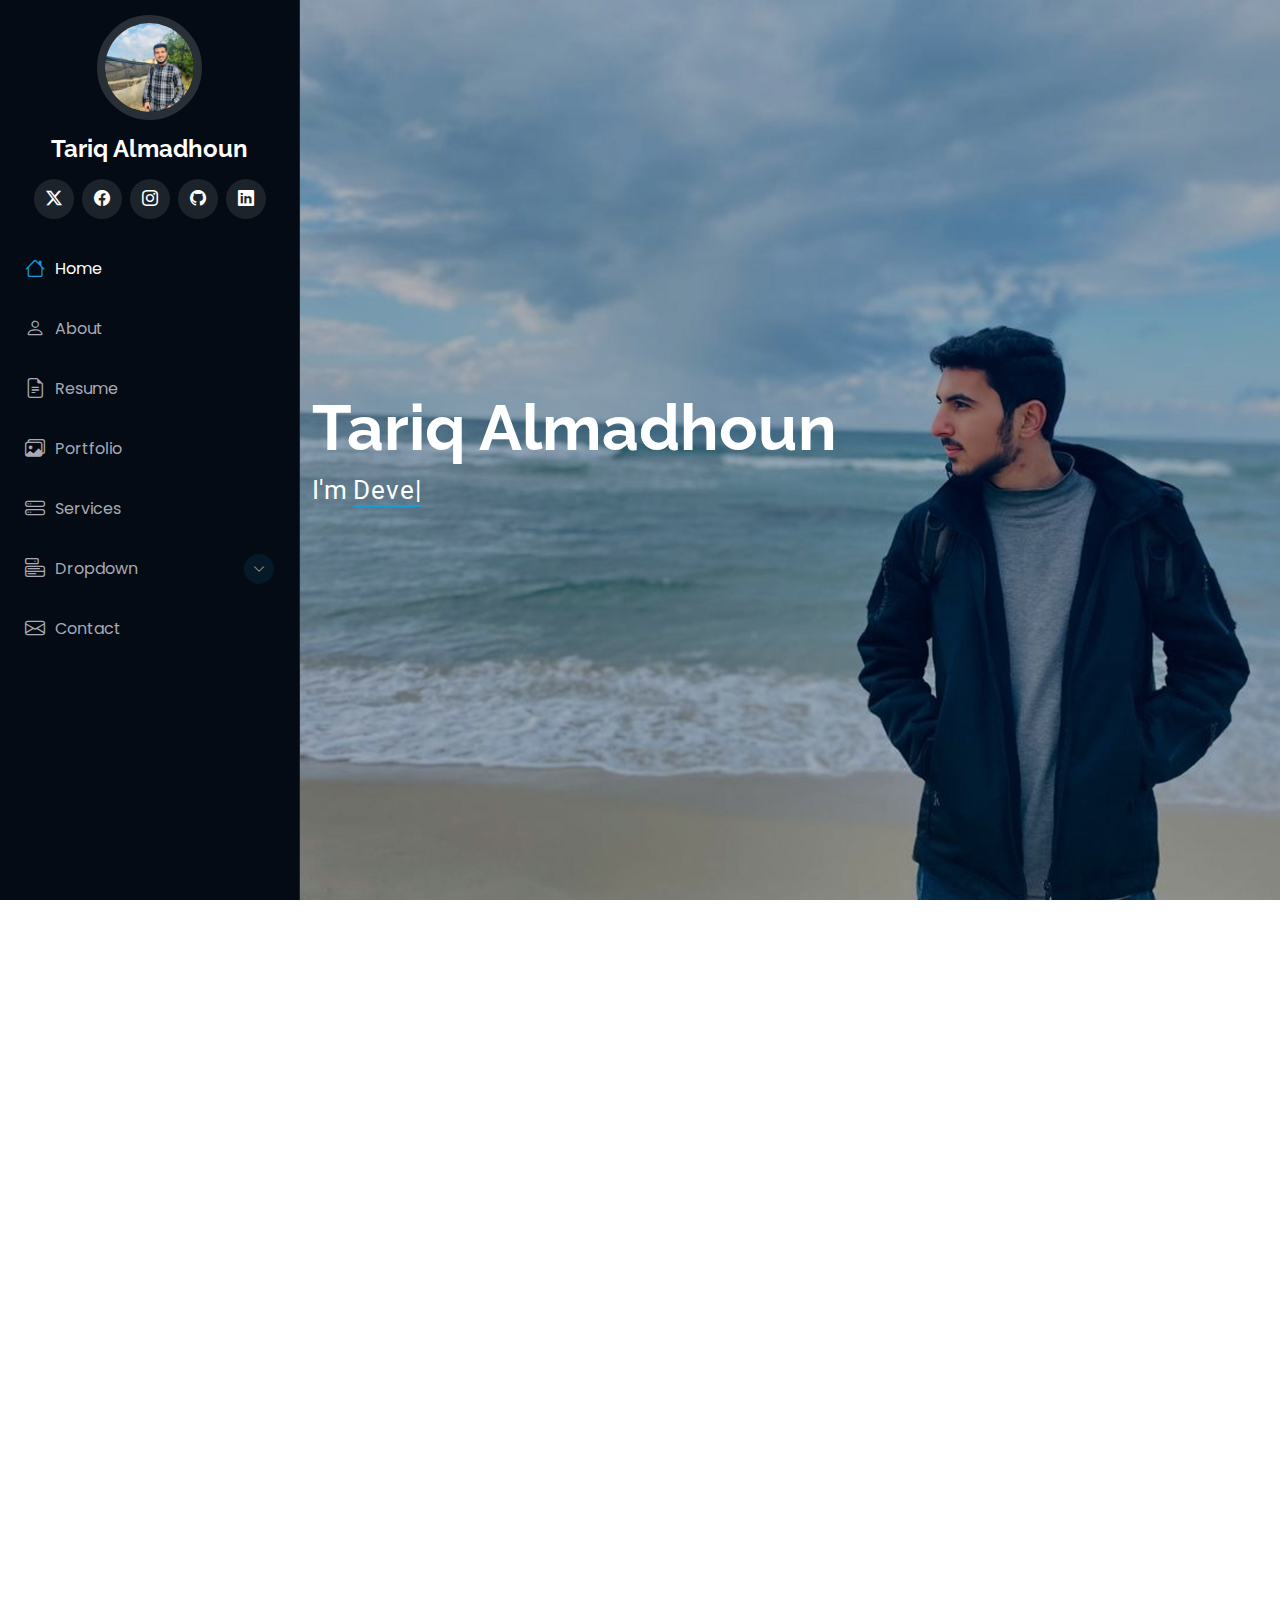
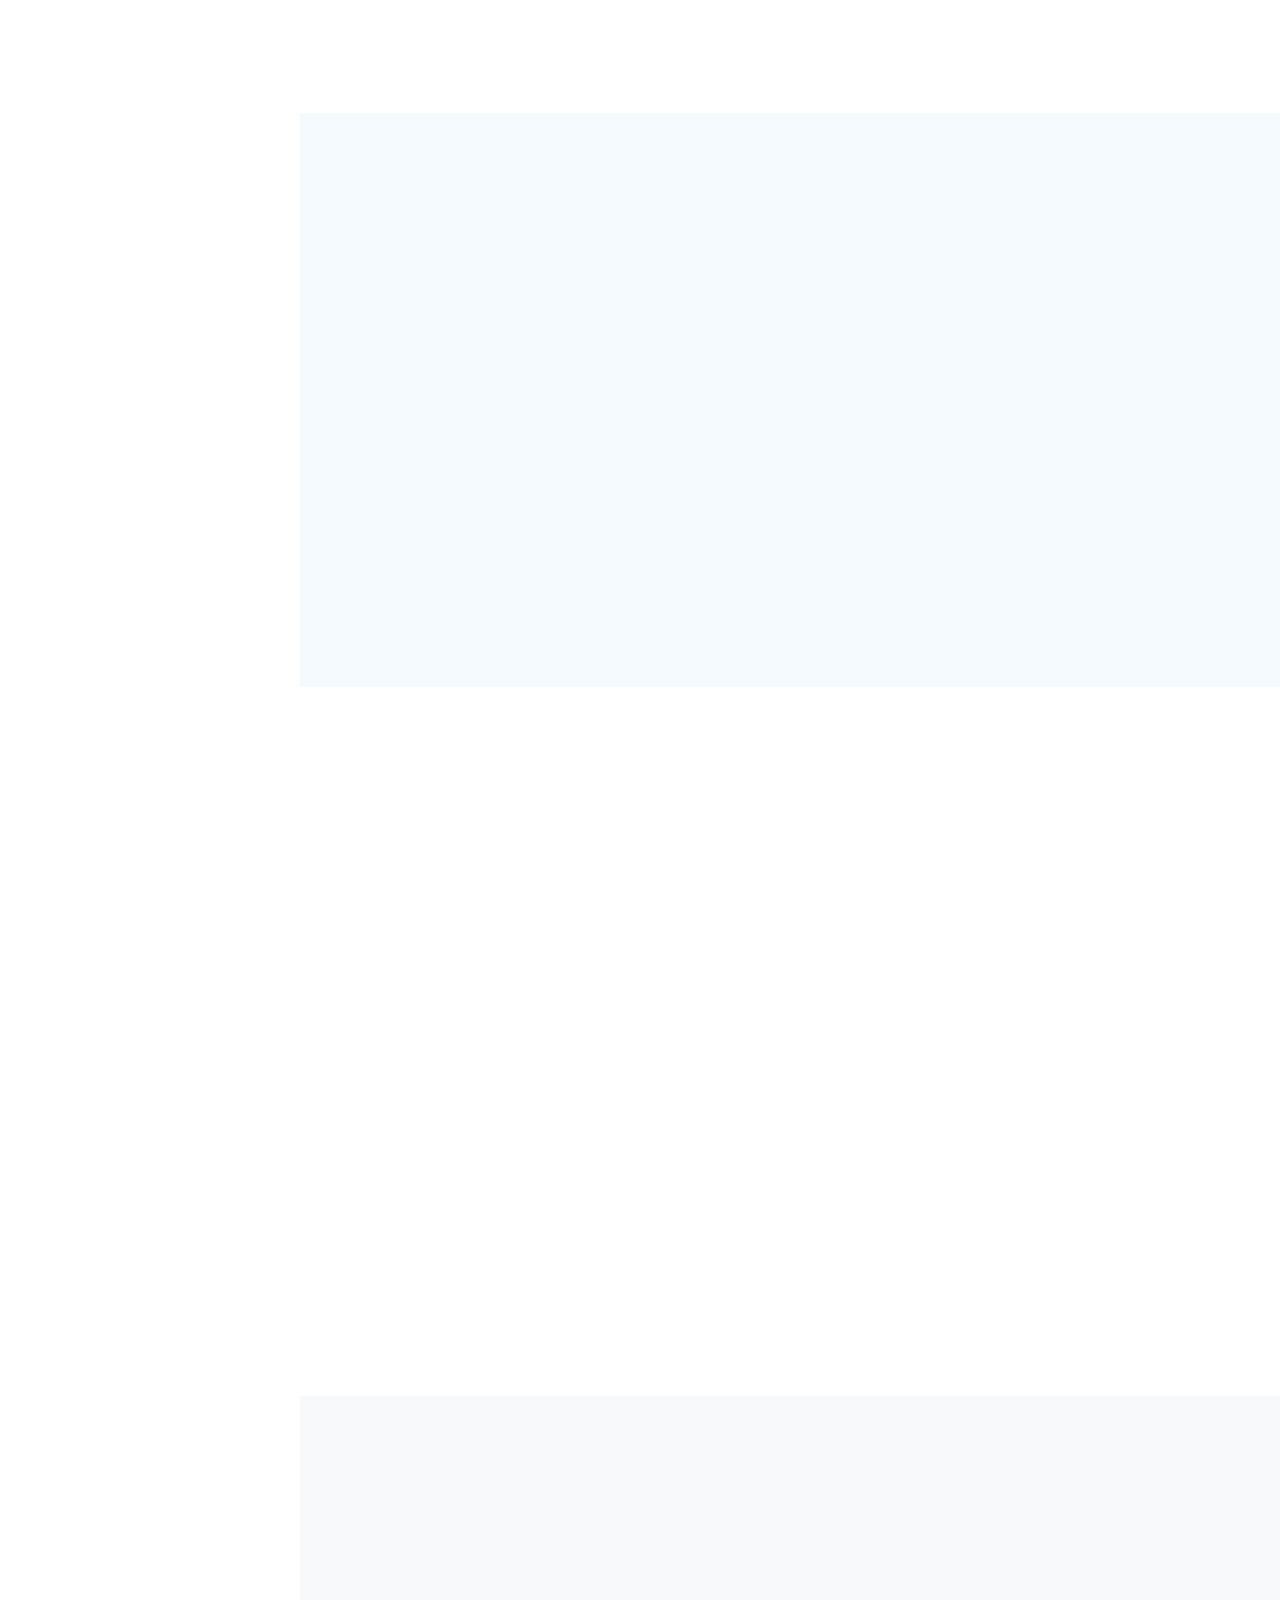
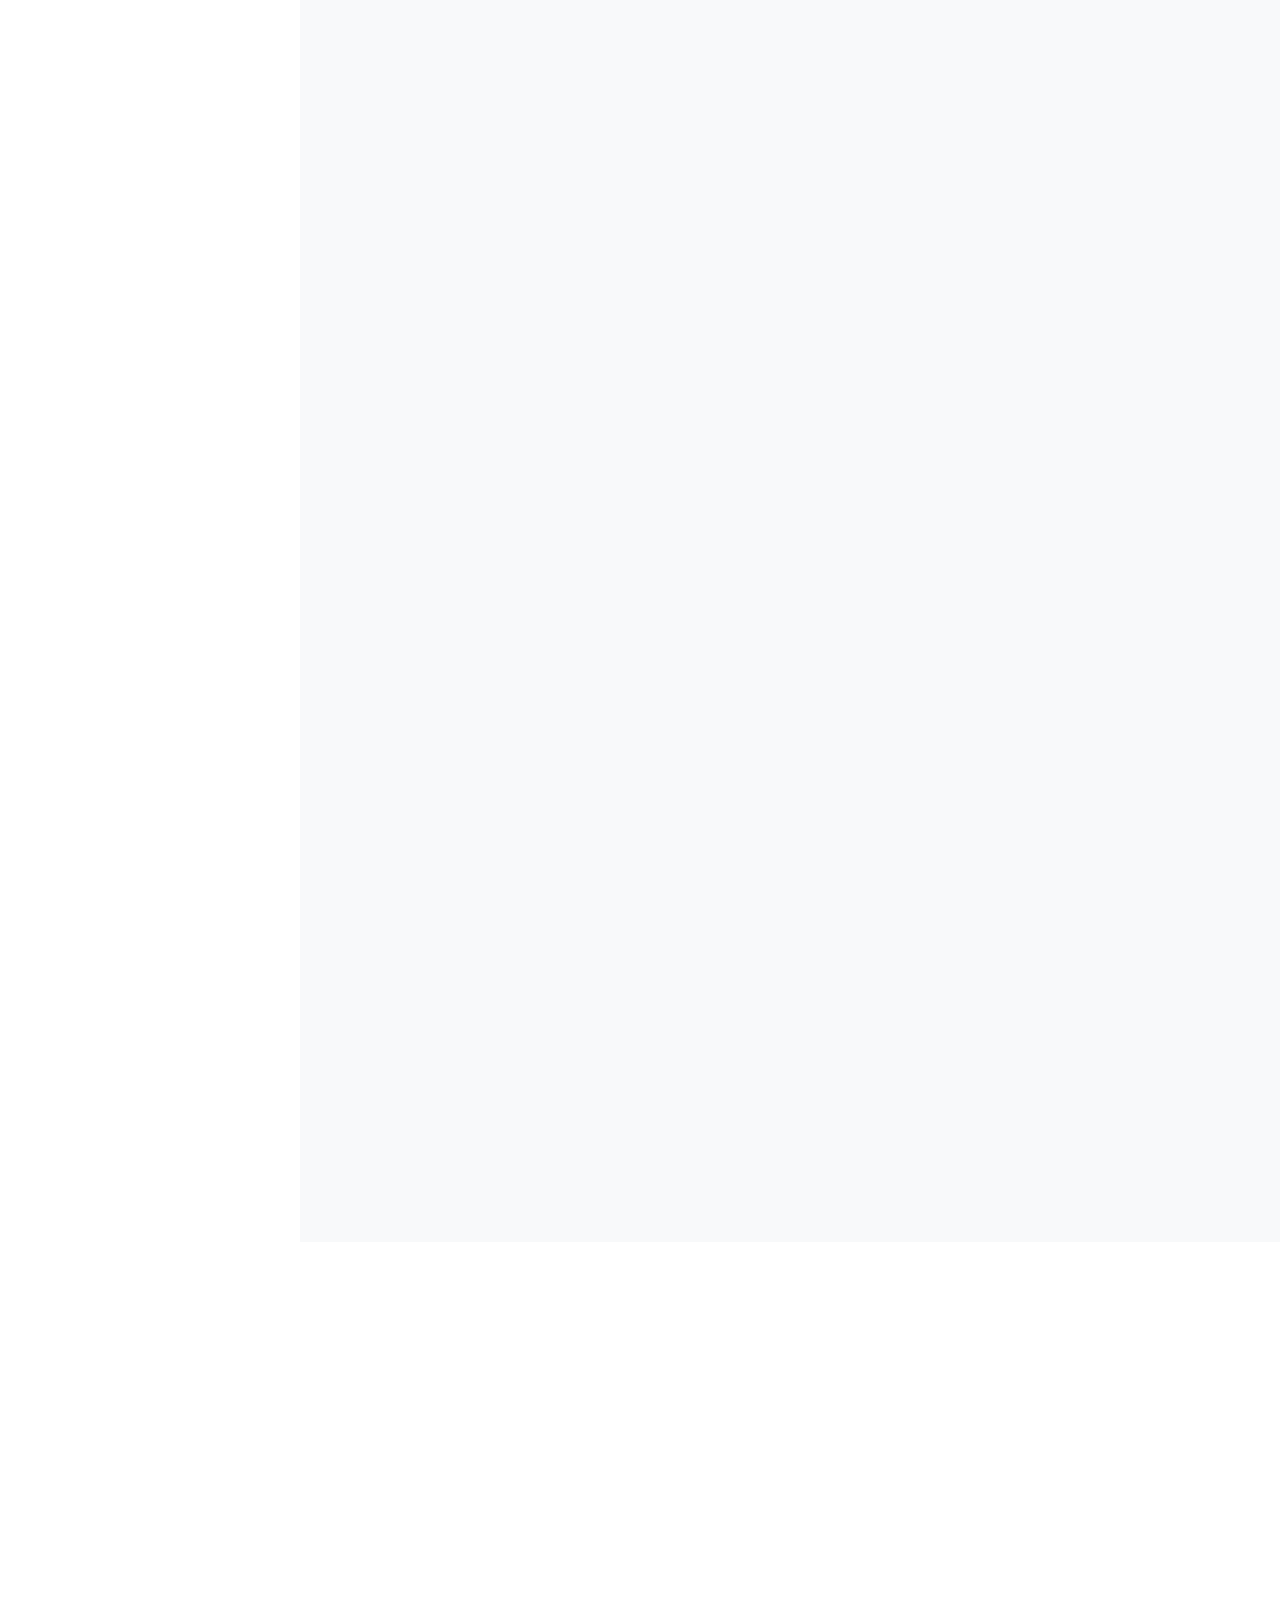
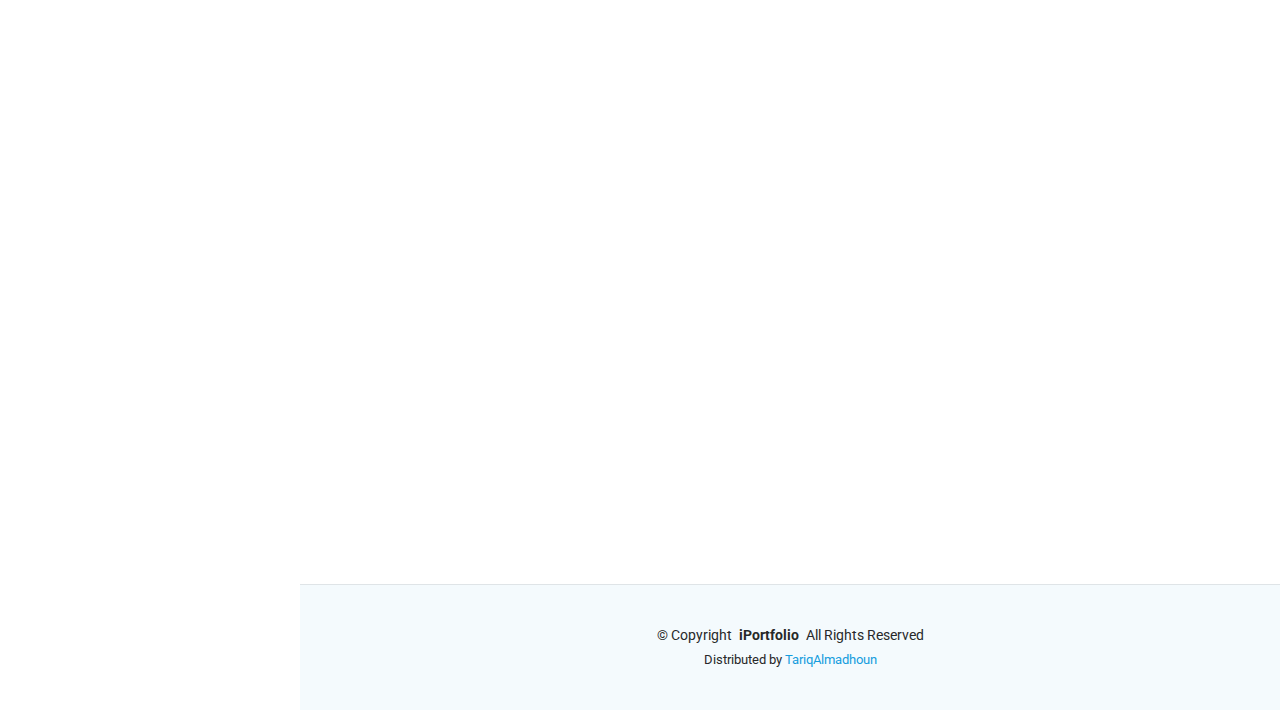
<file: index.html>
<!DOCTYPE html>
<html lang="en">

<head>
  <meta charset="utf-8">
  <meta content="width=device-width, initial-scale=1.0" name="viewport">
  <title>Index - iPortfolio Bootstrap Template</title>
  <meta content="" name="description">
  <meta content="" name="keywords">

  <!-- Favicons -->
  <link href="assets/img/portfolio/coding.png" rel="icon">
  <link href="assets/img/portfolio/coding.png" rel="apple-touch-icon">

  <!-- Fonts -->
  <link href="https://fonts.googleapis.com" rel="preconnect">
  <link href="https://fonts.gstatic.com" rel="preconnect" crossorigin>
  <link href="https://fonts.googleapis.com/css2?family=Roboto:ital,wght@0,100;0,300;0,400;0,500;0,700;0,900;1,100;1,300;1,400;1,500;1,700;1,900&family=Poppins:ital,wght@0,100;0,200;0,300;0,400;0,500;0,600;0,700;0,800;0,900;1,100;1,200;1,300;1,400;1,500;1,600;1,700;1,800;1,900&family=Raleway:ital,wght@0,100;0,200;0,300;0,400;0,500;0,600;0,700;0,800;0,900;1,100;1,200;1,300;1,400;1,500;1,600;1,700;1,800;1,900&display=swap" rel="stylesheet">

  <!-- Vendor CSS Files -->
  <link href="assets/vendor/bootstrap/css/bootstrap.min.css" rel="stylesheet">
  <link href="assets/vendor/bootstrap-icons/bootstrap-icons.css" rel="stylesheet">
  <link href="assets/vendor/aos/aos.css" rel="stylesheet">
  <link href="assets/vendor/glightbox/css/glightbox.min.css" rel="stylesheet">
  <link href="assets/vendor/swiper/swiper-bundle.min.css" rel="stylesheet">

  <!-- Main CSS File -->
  <link href="assets/css/main.css" rel="stylesheet">

  <!-- =======================================================
  * Template Name: iPortfolio
  * Template URL: https://bootstrapmade.com/iportfolio-bootstrap-portfolio-websites-template/
  * Updated: Jun 29 2024 with Bootstrap v5.3.3
  * Author: BootstrapMade.com
  * License: https://bootstrapmade.com/license/
  ======================================================== -->
</head>

<body class="index-page">

  <header id="header" class="header dark-background d-flex flex-column">
    <i class="header-toggle d-xl-none bi bi-list"></i>

    <div class="profile-img">
      <img src="assets/img/tariq.jpg" alt="Profile Picture" class="img-fluid rounded-circle" style="cursor: pointer;" onclick="openModal();">
    </div>
    
    <!-- Modal Structure -->
    <div id="imageModal" class="modal" onclick="closeModal();">
      <span class="close">&times;</span>
      <img class="modal-content" id="imgInModal">
    </div>

    <a href="index.html" class="logo d-flex align-items-center justify-content-center">
      <!-- Uncomment the line below if you also wish to use an image logo -->
      <!-- <img src="assets/img/logo.png" alt=""> -->
      <h1 class="sitename">Tariq Almadhoun</h1>
    </a>

    <div class="social-links text-center">
      <a href="#" class="twitter"><i class="bi bi-twitter-x"></i></a>
      <a href="https://www.facebook.com/profile.php?id=100003395268328" class="facebook"><i class="bi bi-facebook"></i></a>
      <a href="https://www.instagram.com/tariq.t.m.m?utm_source=qr&igsh=MXZjZzVmOG5lb3VubQ==" class="instagram"><i class="bi bi-instagram"></i></a>
      <a href="https://github.com/Tariqalmadhoon" class="github"><i class="bi bi-github"></i></a>
      <a href="https://www.linkedin.com/in/%D8%B7%D8%A7%D8%B1%D9%82-%D8%A7%D9%84%D9%85%D8%AF%D9%87%D9%88%D9%86-tariq-almadhoun-635a4b284/" class="linkedin"><i class="bi bi-linkedin"></i></a>
    </div>

    <nav id="navmenu" class="navmenu">
      <ul>
        <li><a href="#hero" class="active"><i class="bi bi-house navicon"></i>Home</a></li>
        <li><a href="#about"><i class="bi bi-person navicon"></i> About</a></li>
        <li><a href="#resume"><i class="bi bi-file-earmark-text navicon"></i> Resume</a></li>
        <li><a href="#portfolio"><i class="bi bi-images navicon"></i> Portfolio</a></li>
        <li><a href="#services"><i class="bi bi-hdd-stack navicon"></i> Services</a></li>
        <li class="dropdown"><a href="#"><i class="bi bi-menu-button navicon"></i> <span>Dropdown</span> <i class="bi bi-chevron-down toggle-dropdown"></i></a>
          <ul>
            <li><a href="#">Dropdown 1</a></li>
            <li class="dropdown"><a href="#"><span>Deep Dropdown</span> <i class="bi bi-chevron-down toggle-dropdown"></i></a>
              <ul>
                <li><a href="#">Deep Dropdown 1</a></li>
                <li><a href="#">Deep Dropdown 2</a></li>
                <li><a href="#">Deep Dropdown 3</a></li>
                <li><a href="#">Deep Dropdown 4</a></li>
                <li><a href="#">Deep Dropdown 5</a></li>
              </ul>
            </li>
            <li><a href="#">Dropdown 2</a></li>
            <li><a href="#">Dropdown 3</a></li>
            <li><a href="#">Dropdown 4</a></li>
          </ul>
        </li>
        <li><a href="#contact"><i class="bi bi-envelope navicon"></i> Contact</a></li>
      </ul>
    </nav>

  </header>

  <main class="main">

    <!-- Hero Section -->
    <section id="hero" class="hero section dark-background">

      <img src="assets/img/TariqWall.jpg" alt="" data-aos="fade-in" class="">

      <div class="container" data-aos="fade-up" data-aos-delay="100">
        <h2>Tariq Almadhoun</h2>
        <p>I'm <span class="typed" data-typed-items="Developer, Freelancer">Designer</span><span class="typed-cursor typed-cursor--blink" aria-hidden="true"></span><span class="typed-cursor typed-cursor--blink" aria-hidden="true"></span></p>
      </div>

    </section><!-- /Hero Section -->

    <!-- About Section -->
    <section id="about" class="about section">

      <!-- Section Title -->
      <div class="container section-title" data-aos="fade-up">
        <h2>About</h2>
        <p> Software Engineer specializing in full-stack web development with a strong focus on Laravel, JavaScript, and MySQL. Dedicated to crafting efficient, scalable, and user-centric solutions. With a problem-solving mindset and attention to detail, I thrive in transforming complex requirements into clean, maintainable code. Committed to continuous learning and staying updated with emerging technologies to deliver innovative results.</p>
      </div><!-- End Section Title -->

      <div class="container" data-aos="fade-up" data-aos-delay="100">

        <div class="row gy-4 justify-content-center">
          <div class="col-lg-4">
            <img src="assets/img/tariq.jpg" class="img-fluid" alt="">
          </div>
          <div class="col-lg-8 content">
            <h2> Web Developer.</h2>
            <!-- <p class="fst-italic py-3">
              Lorem ipsum dolor sit amet, consectetur adipiscing elit, sed do eiusmod tempor incididunt ut labore et dolore
              magna aliqua.
            </p> -->
            <div class="row">
              <div class="col-lg-6">
                <ul>
                  <li><i class="bi bi-chevron-right"></i> <strong>Birthday:</strong> <span>20 May 2003</span></li>
                  <li><i class="bi bi-chevron-right"></i> <strong>Website:</strong> <span><a href="https://github.com/Tariqalmadhoon">Tariq</a></span></li>
                  <li><i class="bi bi-chevron-right"></i> <strong>Phone:</strong> <span>+970595199423</span></li>
                  <li><i class="bi bi-chevron-right"></i> <strong>City:</strong> <span>Palestine, Gaza</span></li>
                </ul>
              </div>
              <div class="col-lg-6">
                <ul>
                  <li><i class="bi bi-chevron-right"></i> <strong>Age:</strong> <span>22</span></li>
                  <li><i class="bi bi-chevron-right"></i> <strong>Degree:</strong>Bachelor<span></span></li>
                  <li><i class="bi bi-chevron-right"></i> <strong>Email:</strong> <span>tariqmadhoon@gmail.com</span></li>
                  <li><i class="bi bi-chevron-right"></i> <strong>Freelance:</strong> <span>Available</span></li>
                </ul>
              </div>
            </div>
              <!-- <p class="py-3">
                Officiis eligendi itaque labore et dolorum mollitia officiis optio vero. Quisquam sunt adipisci omnis et ut. Nulla accusantium dolor incidunt officia tempore. Et eius omnis.
                Cupiditate ut dicta maxime officiis quidem quia. Sed et consectetur qui quia repellendus itaque neque.
              </p> -->
          </div>
        </div>

      </div>

    </section><!-- /About Section -->

    <!-- Stats Section -->
    <section id="stats" class="stats section">

      <div class="container" data-aos="fade-up" data-aos-delay="100">

        <div class="row gy-4">

          <div class="col-lg-3 col-md-6">
            <div class="stats-item">
              <i class="bi bi-emoji-smile"></i>
              <span data-purecounter-start="0" data-purecounter-end="89" data-purecounter-duration="1" class="purecounter"></span>
              <p><strong>Happy Clients</strong> <span>consequuntur quae</span></p>
            </div>
          </div><!-- End Stats Item -->

          <div class="col-lg-3 col-md-6">
            <div class="stats-item">
              <i class="bi bi-journal-richtext"></i>
              <span data-purecounter-start="0" data-purecounter-end="18" data-purecounter-duration="1" class="purecounter"></span>
              <p><strong>Projects</strong> <span>adipisci atque cum quia aut</span></p>
            </div>
          </div><!-- End Stats Item -->

          <div class="col-lg-3 col-md-6">
            <div class="stats-item">
              <i class="bi bi-headset"></i>
              <span data-purecounter-start="0" data-purecounter-end="205  " data-purecounter-duration="1" class="purecounter"></span>
              <p><strong>Hours Of Support</strong> <span>aut commodi quaerat</span></p>
            </div>
          </div><!-- End Stats Item -->

          <div class="col-lg-3 col-md-6">
            <div class="stats-item">
              <i class="bi bi-people"></i>
              <span data-purecounter-start="0" data-purecounter-end="32" data-purecounter-duration="1" class="purecounter"></span>
              <p><strong>Hard Workers</strong> <span>rerum asperiores dolor</span></p>
            </div>
          </div><!-- End Stats Item -->

        </div>

      </div>

    </section><!-- /Stats Section -->

    <!-- Skills Section -->
    <section id="skills" class="skills section light-background">

      <!-- Section Title -->
      <div class="container section-title" data-aos="fade-up">
        <h2>Skills</h2>
        <p>My technical skills in the field of web development</p>
      </div><!-- End Section Title -->

      <div class="container" data-aos="fade-up" data-aos-delay="100">

        <div class="row skills-content skills-animation">

          <div class="col-lg-6">

            <div class="progress">
              <span class="skill"><span>HTML</span> <i class="val">100%</i></span>
              <div class="progress-bar-wrap">
                <div class="progress-bar" role="progressbar" aria-valuenow="100" aria-valuemin="0" aria-valuemax="100"></div>
              </div>
            </div><!-- End Skills Item -->

            <div class="progress">
              <span class="skill"><span>CSS</span> <i class="val">90%</i></span>
              <div class="progress-bar-wrap">
                <div class="progress-bar" role="progressbar" aria-valuenow="90" aria-valuemin="0" aria-valuemax="100"></div>
              </div>
            </div><!-- End Skills Item -->

            <div class="progress">
              <span class="skill"><span>JavaScript</span> <i class="val">75%</i></span>
              <div class="progress-bar-wrap">
                <div class="progress-bar" role="progressbar" aria-valuenow="75" aria-valuemin="0" aria-valuemax="100"></div>
              </div>
            </div><!-- End Skills Item -->

          </div>

          <div class="col-lg-6">

            <div class="progress">
              <span class="skill"><span>PHP</span> <i class="val">80%</i></span>
              <div class="progress-bar-wrap">
                <div class="progress-bar" role="progressbar" aria-valuenow="80" aria-valuemin="0" aria-valuemax="100"></div>
              </div>
            </div><!-- End Skills Item -->

            <div class="progress">
              <span class="skill"><span>Laravel</span> <i class="val">95%</i></span>
              <div class="progress-bar-wrap">
                <div class="progress-bar" role="progressbar" aria-valuenow="95" aria-valuemin="0" aria-valuemax="100"></div>
              </div>
            </div><!-- End Skills Item -->

            <div class="progress">
              <span class="skill"><span>mysql</span> <i class="val">90%</i></span>
              <div class="progress-bar-wrap">
                <div class="progress-bar" role="progressbar" aria-valuenow="90" aria-valuemin="0" aria-valuemax="100"></div>
              </div>
            </div><!-- End Skills Item -->

          </div>

        </div>

      </div>

    </section><!-- /Skills Section -->

    <!-- Resume Section -->
    <section id="resume" class="resume section">

      <!-- Section Title -->
      <div class="container section-title" data-aos="fade-up">
        <h2>Resume</h2>
        <!-- <p>Results-driven Software Engineer with 3+ years of experience in full-stack web development, specializing in Laravel, JavaScript, and MySQL. Proven track record of building scalable applications, optimizing performance, and delivering clean, maintainable code. Passionate about solving complex problems through innovative technical solutions.  </p> -->
      </div><!-- End Section Title -->

      <div class="container">

        <div class="row">

          <div class="col-lg-6" data-aos="fade-up" data-aos-delay="100">
            <h3 class="resume-title">Sumary</h3>

            <div class="resume-item pb-0">
               <p><em>Results-driven Software Engineer with 3+ years of experience in full-stack web development, specializing in Laravel, JavaScript, and MySQL. Proven track record of building scalable applications, optimizing performance, and delivering clean, maintainable code. Passionate about solving complex problems through innovative technical solutions.  </em></p>
              <!-- <ul>
                <li>Portland par 127,Orlando, FL</li>
                <li>(123) 456-7891</li>
                <li>alice.barkley@example.com</li>
              </ul> -->
            </div><!-- Edn Resume Item -->  

            <h3 class="resume-title">Education</h3>
            <div class="resume-item">
              <h4>Bachelor of Software development  </h4>
              <h5> Islamic University of Gaza |2021 - 2025</h5>
              <p><em>Additional Coursework: Advanced Laravel Development
              </em></p>
              <p>Gained a strong foundation in software engineering principles, programming languages, and web application development.</p>
              <p>Developed multiple full-stack web applications as part of academic and personal projects.
              </p>
              
             <h3> Professional Development</h3>

              <p>Enhanced software development skills with international exposure and best practices.</p>

              <p>Focused on project-based learning, teamwork, and real-world application development methodologies.</p>
            </div><!-- Edn Resume Item -->

      
          </div>

          <div class="col-lg-6" data-aos="fade-up" data-aos-delay="200">
            <h3 class="resume-title">Professional Experience</h3>
            <div class="resume-item">
              <h4>Software Developer (Laravel Specialist)
              </h4>
              <h5>2019 - Present</h5>
              <p><em>Freelance & Collaborative Projects | 2021– Present</em></p>
              <ul>
                <li>Developed and maintained multiple real-world web applications, hosted and deployed through Hostinger, demonstrating practical skills in server management, deployment, and web optimization.

                </li>
                <li>Specialized in backend development with Laravel, focusing on clean architecture, scalable APIs, database design, and security best practices.</li>
                <li>
                  Participated regularly in focused workshops and small technical meetups to strengthen knowledge of modern development trends and best practices.</li>
                <li>Worked within cross-functional teams, effectively collaborating with designers, frontend developers, and clients to deliver robust software solutions.

                </li>




                <li>Led the development of content management systems (CMS), e-commerce platforms, and custom web applications tailored to client specifications.

                </li>

                
                <li>Applied Agile methodologies and version control (Git/GitHub) to ensure smooth collaboration and project tracking.


                </li>

                <li>
                  Actively maintained and updated live projects, monitoring performance and implementing enhancements based on user feedback and analytics.
                  
                  

                </li>
              </ul>
            </div><!-- Edn Resume Item -->

  
          </div>

        </div>

      </div>

    </section><!-- /Resume Section -->

    <!-- Portfolio Section -->
    <section id="portfolio" class="portfolio section light-background">

      <!-- Section Title -->
      <div class="container section-title" data-aos="fade-up">
        <h2>Portfolio</h2>
        <p>
          As a Laravel-focused Software Developer, I have built and deployed several real-world web applications, all hosted on my professional Hostinger account. These projects reflect my commitment to clean coding practices, responsive design, and secure, scalable architecture.
          Each project demonstrates my ability to transform ideas into fully functional platforms by collaborating with teams and staying up-to-date with the latest industry practices.</p>
      </div><!-- End Section Title -->

      <div class="container">

        <div class="isotope-layout" data-default-filter="*" data-layout="masonry" data-sort="original-order">

          <ul class="portfolio-filters isotope-filters" data-aos="fade-up" data-aos-delay="100">
            <li data-filter="*" class="filter-active">All</li>
            <li data-filter=".filter-app">App</li>
            <li data-filter=".filter-product">Product</li>
            <li data-filter=".filter-branding">Branding</li>
            <li data-filter=".filter-books">Books</li>
          </ul><!-- End Portfolio Filters -->

          <div class="row gy-4 isotope-container" data-aos="fade-up" data-aos-delay="200">

            <div class="col-lg-4 col-md-6 portfolio-item isotope-item filter-app">
              <div class="portfolio-content h-100">
                <img src="assets/img/portfolio/TadawyImageToShow.jpg" class="img-fluid" alt="">
                <div class="portfolio-info">
                  <h4> Electronic pharmacy website</h4>
                  <p>An advanced electronic pharmacy offering many consulting and sales services</p>
                  <a href="assets/img/portfolio/TadawyImageToShow.jpg" title="Electronic pharmacy website" data-gallery="portfolio-gallery-app" class="glightbox preview-link"><i class="bi bi-zoom-in"></i></a>
                  <a target="_blank" href="https://www.tadawypharmacy.com" title="More Details" class="details-link"><i class="bi bi-link-45deg"></i></a>
                  <!-- <a href="portfolio-details.html" title="More Details" class="details-link"><i class="bi bi-link-45deg"></i></a> -->
                </div>
              </div>
            </div><!-- End Portfolio Item -->

            <div class="col-lg-4 col-md-6 portfolio-item isotope-item filter-product">
              <div class="portfolio-content h-100">
                <img src="assets/img/portfolio/trove.jpg" class="img-fluid" alt="">
                <div class="portfolio-info">
                  <h4>Online store website</h4>
                  <p>An online store specializing in the sale of modern fashion</p>
                  <a href="assets/img/portfolio/trove.jpg" title="Online store website" data-gallery="portfolio-gallery-product" class="glightbox preview-link"><i class="bi bi-zoom-in"></i></a>
                  <a target="_blank" href="https://mytroveshop.com" title="More Details" class="details-link"><i class="bi bi-link-45deg"></i></a>
                </div>
              </div>
            </div><!-- End Portfolio Item -->

  


            <div class="col-lg-4 col-md-6 portfolio-item isotope-item filter-product">
              <div class="portfolio-content h-100">
                <img src="assets/img/portfolio/TadawyImagePortfoil.jpg" class="img-fluid" alt="">
                <div class="portfolio-info">
                  <h4>TadawyPahrmacy</h4>
                   <a href="assets/img/portfolio/TadawyImagePortfoil.jpg" title="Product 1" data-gallery="portfolio-gallery-product" class="glightbox preview-link"><i class="bi bi-zoom-in"></i></a>
                  <a target="_blank" href="https://www.tadawypharmacy.com" title="More Details" class="details-link"><i class="bi bi-link-45deg"></i></a>
                </div>
              </div>
            </div><!-- End Portfolio Item -->

          </div><!-- End Portfolio Container -->

        </div>

      </div>

    </section><!-- /Portfolio Section -->

    <!-- Services Section -->
    <section id="services" class="services section">

     <!-- Services Section -->
     <section id="services" class="services">

      <!-- Section Title -->
      <div class="container section-title" data-aos="fade-up">
        <h2>My Services</h2>
        <p>I offer comprehensive full-stack development solutions with specialized expertise in Laravel, JavaScript, and database optimization. My services help businesses build robust, scalable web applications that drive results.</p>
      </div><!-- End Section Title -->

      <div class="container">

        <div class="row gy-4">


          
          <div class="col-lg-4 col-md-6 service-item d-flex" data-aos="fade-up" data-aos-delay="400">
            <div class="icon flex-shrink-0"><i class="bi bi-code-slash"></i></div>
            <div>
              <h4 class="title"><a href="service-details.html" class="stretched-link">Laravel Development</a></h4>
              <p class="description">Custom web applications built with Laravel framework following MVC architecture and best security practices.</p>
            </div>
          </div><!-- End Service Item -->


          <div class="col-lg-4 col-md-6 service-item d-flex" data-aos="fade-up" data-aos-delay="100">
            <div class="icon flex-shrink-0"><i class="bi bi-layout-text-window-reverse"></i></div>
            <div>
              <h4 class="title"><a href="#" class="stretched-link">Custom Dashboard Development</a></h4>
              <p class="description">Advanced admin panels with real-time analytics, user management, and interactive data visualization for complete business control.</p>
            </div>
          </div>
          <!-- End Service Item -->

          <div class="col-lg-4 col-md-6 service-item d-flex" data-aos="fade-up" data-aos-delay="200">
            <div class="icon flex-shrink-0"><i class="bi bi-cart-check"></i></div>
            <div>
              <h4 class="title"><a href="#" class="stretched-link">E-Commerce Solutions</a></h4>
              <p class="description">Complete online store development with payment gateways, inventory management, and secure checkout systems.</p>
            </div>
          </div><!-- End Service Item -->

          <div class="col-lg-4 col-md-6 service-item d-flex" data-aos="fade-up" data-aos-delay="300">
            <div class="icon flex-shrink-0"><i class="bi bi-database"></i></div>
            <div>
              <h4 class="title"><a href="#" class="stretched-link">Database Optimization</a></h4>
              <p class="description">MySQL performance tuning, query optimization, and caching strategies to handle high-traffic applications efficiently.</p>
            </div>
          </div><!-- End Service Item -->

          <div class="col-lg-4 col-md-6 service-item d-flex" data-aos="fade-up" data-aos-delay="500">
            <div class="icon flex-shrink-0"><i class="bi bi-arrow-repeat"></i></div>
            <div>
              <h4 class="title"><a href="#" class="stretched-link">API Development</a></h4>
              <p class="description">RESTful API design and implementation with JWT authentication for mobile apps and third-party integrations.</p>
            </div>
          </div><!-- End Service Item -->

          <div class="col-lg-4 col-md-6 service-item d-flex" data-aos="fade-up" data-aos-delay="600">
            <div class="icon flex-shrink-0"><i class="bi bi-shield-lock"></i></div>
            <div>
              <h4 class="title"><a href="#" class="stretched-link">Web Security</a></h4>
              <p class="description">Comprehensive security solutions including SQL injection prevention, XSS protection, and data encryption.</p>
            </div>
          </div><!-- End Service Item -->

        </div>

      </div>

    </section><!-- /Services Section -->
   <!-- Problem-Solving Showcase -->
<section id="problem-solving" class="problem-solving section">

  <!-- Section Title -->
  <div class="container section-title" data-aos="fade-up">
    <h2>Engineering Breakthroughs</h2>
    <p>How I solve complex technical challenges with innovative approaches</p>
  </div>

  <div class="container">

    <!-- Solution 1 -->
    <div class="solution-card" data-aos="fade-up">
      <div class="solution-header">
        <div class="tech-tags">
          <span class="tag-laravel">Laravel</span>
          <span class="tag-mysql">MySQL</span>
        </div>
        <h3>E-Commerce Checkout Optimization</h3>
      </div>
      <div class="solution-body">
        <div class="challenge">
          <div class="icon"><i class="bi bi-speedometer"></i></div>
          <p>Checkout process taking 8+ seconds during peak traffic</p>
        </div>
        <div class="approach">
          <div class="icon"><i class="bi bi-diagram-3"></i></div>
          <ul>
            <li>Implemented queue system for payment processing</li>
            <li>Optimized 12 critical database queries</li>
            <li>Added Redis caching for cart data</li>
          </ul>
        </div>
        <div class="outcome">
          <div class="icon"><i class="bi bi-rocket"></i></div>
          <div class="metrics">
            <div class="metric">
              <span class="value">1.2s</span>
              <span class="label">Avg. Checkout Time</span>
            </div>
            <div class="metric">
              <span class="value">68%</span>
              <span class="label">Conversion Increase</span>
            </div>
          </div>
        </div>
      </div>
    </div>

    <!-- Solution 2 -->
    <div class="solution-card" data-aos="fade-up" data-aos-delay="100">
      <div class="solution-header">
        <div class="tech-tags">
          <span class="tag-node">Node.js</span>
          <span class="tag-aws">AWS</span>
        </div>
        <h3>API Scaling Solution</h3>
      </div>
      <div class="solution-body">
        <div class="challenge">
          <div class="icon"><i class="bi bi-exclamation-octagon"></i></div>
          <p>API failing under 500+ concurrent requests</p>
        </div>
        <div class="approach">
          <div class="icon"><i class="bi bi-magic"></i></div>
          <ul>
            <li>Implemented horizontal scaling with PM2 cluster</li>
            <li>Added rate limiting and request queuing</li>
            <li>Optimized database connection pooling</li>
          </ul>
        </div>
        <div class="outcome">
          <div class="icon"><i class="bi bi-bar-chart"></i></div>
          <div class="metrics">
            <div class="metric">
              <span class="value">10x</span>
              <span class="label">Throughput Increase</span>
            </div>
            <div class="metric">
              <span class="value">99.9%</span>
              <span class="label">Uptime</span>
            </div>
          </div>
        </div>
      </div>
    </div>

    <!-- Solution 3 -->
    <div class="solution-card" data-aos="fade-up" data-aos-delay="200">
      <div class="solution-header">
        <div class="tech-tags">
          <span class="tag-js">JavaScript</span>
          <span class="tag-security">Security</span>
        </div>
        <h3>Data Protection System</h3>
      </div>
      <div class="solution-body">
        <div class="challenge">
          <div class="icon"><i class="bi bi-shield-lock"></i></div>
          <p>Vulnerability to XSS and SQL injection attacks</p>
        </div>
        <div class="approach">
          <div class="icon"><i class="bi bi-fingerprint"></i></div>
          <ul>
            <li>Implemented parameterized queries</li>
            <li>Added input sanitization middleware</li>
            <li>Created automated security testing suite</li>
          </ul>
        </div>
        <div class="outcome">
          <div class="icon"><i class="bi bi-check-circle"></i></div>
          <div class="metrics">
            <div class="metric">
              <span class="value">100%</span>
              <span class="label">Vulnerabilities Fixed</span>
            </div>
            <div class="metric">
              <span class="value">A+</span>
              <span class="label">Security Rating</span>
            </div>
          </div>
        </div>
      </div>
    </div>

  </div>
</section>
    <!-- Contact Section -->
    <section id="contact" class="contact section">

      <!-- Section Title -->
      <div class="container section-title" data-aos="fade-up">
        <h2>Contact</h2>
        <p>Necessitatibus eius consequatur ex aliquid fuga eum quidem sint consectetur velit</p>
      </div><!-- End Section Title -->

      <div class="container" data-aos="fade-up" data-aos-delay="100">

        <div class="row gy-4">

          <div class="col-lg-5">

            <div class="info-wrap">
              <div class="info-item d-flex" data-aos="fade-up" data-aos-delay="200">
                <i class="bi bi-geo-alt flex-shrink-0"></i>
                <div>
                  <h3>Address</h3>
                  <p>Gaza - KhanYounes - alqarara </p>
                </div>
              </div><!-- End Info Item -->

              <div class="info-item d-flex" data-aos="fade-up" data-aos-delay="300">
                <i class="bi bi-telephone flex-shrink-0"></i>
                <div>
                  <h3>Call Us</h3>
                  <p>+972567973076</p>
                </div>
              </div><!-- End Info Item -->

              <div class="info-item d-flex" data-aos="fade-up" data-aos-delay="400">
                <i class="bi bi-envelope flex-shrink-0"></i>
                <div>
                  <h3>Email Us</h3>
                  <p>tariqmadhoon@gmail.com</p>
                </div>
              </div><!-- End Info Item -->

              <iframe src="https://www.google.com/maps/embed?pb=!1m14!1m8!1m3!1d48389.78314118045!2d-74.006138!3d40.710059!3m2!1i1024!2i768!4f13.1!3m3!1m2!1s0x89c25a22a3bda30d%3A0xb89d1fe6bc499443!2sDowntown%20Conference%20Center!5e0!3m2!1sen!2sus!4v1676961268712!5m2!1sen!2sus" frameborder="0" style="border:0; width: 100%; height: 270px;" allowfullscreen="" loading="lazy" referrerpolicy="no-referrer-when-downgrade"></iframe>
            </div>
          </div>

          <div class="col-lg-7">
            <form action="forms/contact.php" method="post" class="php-email-form" data-aos="fade-up" data-aos-delay="200">
              <div class="row gy-4">

                <div class="col-md-6">
                  <label for="name-field" class="pb-2">Your Name</label>
                  <input type="text" name="name" id="name-field" class="form-control" required="">
                </div>

                <div class="col-md-6">
                  <label for="email-field" class="pb-2">Your Email</label>
                  <input type="email" class="form-control" name="email" id="email-field" required="">
                </div>

                <div class="col-md-12">
                  <label for="subject-field" class="pb-2">Subject</label>
                  <input type="text" class="form-control" name="subject" id="subject-field" required="">
                </div>

                <div class="col-md-12">
                  <label for="message-field" class="pb-2">Message</label>
                  <textarea class="form-control" name="message" rows="10" id="message-field" required=""></textarea>
                </div>

                <div class="col-md-12 text-center">
                  <div class="loading">Loading</div>
                  <div class="error-message"></div>
                  <div class="sent-message">Your message has been sent. Thank you!</div>

                  <button type="submit">Send Message</button>
                </div>

              </div>
            </form>
          </div><!-- End Contact Form -->

        </div>

      </div>

    </section><!-- /Contact Section -->

  </main>

  <footer id="footer" class="footer position-relative light-background">

    <div class="container">
      <div class="copyright text-center ">
        <p>© <span>Copyright</span> <strong class="px-1 sitename">iPortfolio</strong> <span>All Rights Reserved</span></p>
      </div>
      <div class="credits">
        <!-- All the links in the footer should remain intact. -->
        <!-- You can delete the links only if you've purchased the pro version. -->
        <!-- Licensing information: https://bootstrapmade.com/license/ -->
        <!-- Purchase the pro version with working PHP/AJAX contact form: [buy-url] -->
        <!-- Designed by <a href="https://bootstrapmade.com/">BootstrapMade</a>
         -->
        Distributed by <a href="https://github.com/Tariqalmadhoon">TariqAlmadhoun</a>
      </div>
    </div>

  </footer>

  <!-- Scroll Top -->
  <a href="#" id="scroll-top" class="scroll-top d-flex align-items-center justify-content-center"><i class="bi bi-arrow-up-short"></i></a>

  <!-- Preloader -->
  <div id="preloader"></div>

  <!-- Vendor JS Files -->
  <script src="assets/vendor/bootstrap/js/bootstrap.bundle.min.js"></script>
  <script src="assets/vendor/php-email-form/validate.js"></script>
  <script src="assets/vendor/aos/aos.js"></script>
  <script src="assets/vendor/typed.js/typed.umd.js"></script>
  <script src="assets/vendor/purecounter/purecounter_vanilla.js"></script>
  <script src="assets/vendor/waypoints/noframework.waypoints.js"></script>
  <script src="assets/vendor/glightbox/js/glightbox.min.js"></script>
  <script src="assets/vendor/imagesloaded/imagesloaded.pkgd.min.js"></script>
  <script src="assets/vendor/isotope-layout/isotope.pkgd.min.js"></script>
  <script src="assets/vendor/swiper/swiper-bundle.min.js"></script>

  <!-- Main JS File -->
  <script src="assets/js/main.js"></script>

</body>

</html>
</file>
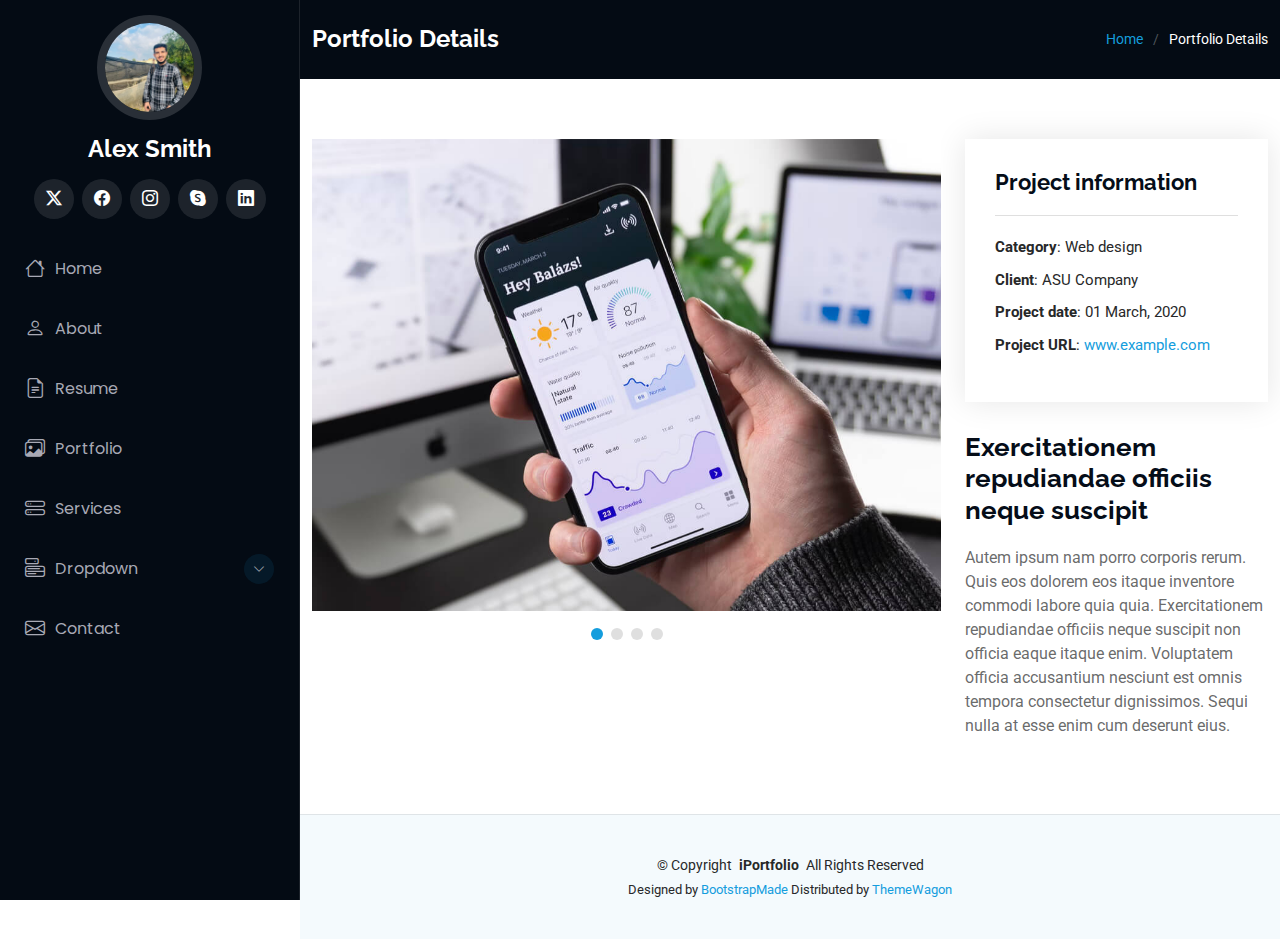
<file: portfolio-details.html>
<!DOCTYPE html>
<html lang="en">

<head>
  <meta charset="utf-8">
  <meta content="width=device-width, initial-scale=1.0" name="viewport">
  <title>Portfolio Details - iPortfolio Bootstrap Template</title>
  <meta content="" name="description">
  <meta content="" name="keywords">

  <!-- Favicons -->
  <link href="assets/img/favicon.png" rel="icon">
  <link href="assets/img/apple-touch-icon.png" rel="apple-touch-icon">

  <!-- Fonts -->
  <link href="https://fonts.googleapis.com" rel="preconnect">
  <link href="https://fonts.gstatic.com" rel="preconnect" crossorigin>
  <link href="https://fonts.googleapis.com/css2?family=Roboto:ital,wght@0,100;0,300;0,400;0,500;0,700;0,900;1,100;1,300;1,400;1,500;1,700;1,900&family=Poppins:ital,wght@0,100;0,200;0,300;0,400;0,500;0,600;0,700;0,800;0,900;1,100;1,200;1,300;1,400;1,500;1,600;1,700;1,800;1,900&family=Raleway:ital,wght@0,100;0,200;0,300;0,400;0,500;0,600;0,700;0,800;0,900;1,100;1,200;1,300;1,400;1,500;1,600;1,700;1,800;1,900&display=swap" rel="stylesheet">

  <!-- Vendor CSS Files -->
  <link href="assets/vendor/bootstrap/css/bootstrap.min.css" rel="stylesheet">
  <link href="assets/vendor/bootstrap-icons/bootstrap-icons.css" rel="stylesheet">
  <link href="assets/vendor/aos/aos.css" rel="stylesheet">
  <link href="assets/vendor/glightbox/css/glightbox.min.css" rel="stylesheet">
  <link href="assets/vendor/swiper/swiper-bundle.min.css" rel="stylesheet">

  <!-- Main CSS File -->
  <link href="assets/css/main.css" rel="stylesheet">

  <!-- =======================================================
  * Template Name: iPortfolio
  * Template URL: https://bootstrapmade.com/iportfolio-bootstrap-portfolio-websites-template/
  * Updated: Jun 29 2024 with Bootstrap v5.3.3
  * Author: BootstrapMade.com
  * License: https://bootstrapmade.com/license/
  ======================================================== -->
</head>

<body class="portfolio-details-page">

  <header id="header" class="header dark-background d-flex flex-column">
    <i class="header-toggle d-xl-none bi bi-list"></i>

    <div class="profile-img">
      <img src="assets/img/tariq.jpg" alt="Profile Picture" class="img-fluid rounded-circle" style="cursor: pointer;" onclick="openModal();">
    </div>

    <a href="index.html" class="logo d-flex align-items-center justify-content-center">
      <!-- Uncomment the line below if you also wish to use an image logo -->
      <!-- <img src="assets/img/logo.png" alt=""> -->
      <h1 class="sitename">Alex Smith</h1>
    </a>

    <div class="social-links text-center">
      <a href="#" class="twitter"><i class="bi bi-twitter-x"></i></a>
      <a href="#" class="facebook"><i class="bi bi-facebook"></i></a>
      <a href="#" class="instagram"><i class="bi bi-instagram"></i></a>
      <a href="#" class="google-plus"><i class="bi bi-skype"></i></a>
      <a href="#" class="linkedin"><i class="bi bi-linkedin"></i></a>
    </div>

    <nav id="navmenu" class="navmenu">
      <ul>
        <li><a href="#hero"><i class="bi bi-house navicon"></i>Home</a></li>
        <li><a href="#about"><i class="bi bi-person navicon"></i> About</a></li>
        <li><a href="#resume"><i class="bi bi-file-earmark-text navicon"></i> Resume</a></li>
        <li><a href="#portfolio"><i class="bi bi-images navicon"></i> Portfolio</a></li>
        <li><a href="#services"><i class="bi bi-hdd-stack navicon"></i> Services</a></li>
        <li class="dropdown"><a href="#"><i class="bi bi-menu-button navicon"></i> <span>Dropdown</span> <i class="bi bi-chevron-down toggle-dropdown"></i></a>
          <ul>
            <li><a href="#">Dropdown 1</a></li>
            <li class="dropdown"><a href="#"><span>Deep Dropdown</span> <i class="bi bi-chevron-down toggle-dropdown"></i></a>
              <ul>
                <li><a href="#">Deep Dropdown 1</a></li>
                <li><a href="#">Deep Dropdown 2</a></li>
                <li><a href="#">Deep Dropdown 3</a></li>
                <li><a href="#">Deep Dropdown 4</a></li>
                <li><a href="#">Deep Dropdown 5</a></li>
              </ul>
            </li>
            <li><a href="#">Dropdown 2</a></li>
            <li><a href="#">Dropdown 3</a></li>
            <li><a href="#">Dropdown 4</a></li>
          </ul>
        </li>
        <li><a href="#contact"><i class="bi bi-envelope navicon"></i> Contact</a></li>
      </ul>
    </nav>

  </header>

  <main class="main">

    <!-- Page Title -->
    <div class="page-title dark-background">
      <div class="container d-lg-flex justify-content-between align-items-center">
        <h1 class="mb-2 mb-lg-0">Portfolio Details</h1>
        <nav class="breadcrumbs">
          <ol>
            <li><a href="index.html">Home</a></li>
            <li class="current">Portfolio Details</li>
          </ol>
        </nav>
      </div>
    </div><!-- End Page Title -->

    <!-- Portfolio Details Section -->
    <section id="portfolio-details" class="portfolio-details section">

      <div class="container" data-aos="fade-up" data-aos-delay="100">

        <div class="row gy-4">

          <div class="col-lg-8">
            <div class="portfolio-details-slider swiper init-swiper">

              <script type="application/json" class="swiper-config">
                {
                  "loop": true,
                  "speed": 600,
                  "autoplay": {
                    "delay": 5000
                  },
                  "slidesPerView": "auto",
                  "pagination": {
                    "el": ".swiper-pagination",
                    "type": "bullets",
                    "clickable": true
                  }
                }
              </script>

              <div class="swiper-wrapper align-items-center">

                <div class="swiper-slide">
                  <img src="assets/img/portfolio/app-1.jpg" alt="">
                </div>

                <div class="swiper-slide">
                  <img src="assets/img/portfolio/product-1.jpg" alt="">
                </div>

                <div class="swiper-slide">
                  <img src="assets/img/portfolio/branding-1.jpg" alt="">
                </div>

                <div class="swiper-slide">
                  <img src="assets/img/portfolio/books-1.jpg" alt="">
                </div>

              </div>
              <div class="swiper-pagination"></div>
            </div>
          </div>

          <div class="col-lg-4">
            <div class="portfolio-info" data-aos="fade-up" data-aos-delay="200">
              <h3>Project information</h3>
              <ul>
                <li><strong>Category</strong>: Web design</li>
                <li><strong>Client</strong>: ASU Company</li>
                <li><strong>Project date</strong>: 01 March, 2020</li>
                <li><strong>Project URL</strong>: <a href="#">www.example.com</a></li>
              </ul>
            </div>
            <div class="portfolio-description" data-aos="fade-up" data-aos-delay="300">
              <h2>Exercitationem repudiandae officiis neque suscipit</h2>
              <p>
                Autem ipsum nam porro corporis rerum. Quis eos dolorem eos itaque inventore commodi labore quia quia. Exercitationem repudiandae officiis neque suscipit non officia eaque itaque enim. Voluptatem officia accusantium nesciunt est omnis tempora consectetur dignissimos. Sequi nulla at esse enim cum deserunt eius.
              </p>
            </div>
          </div>

        </div>

      </div>

    </section><!-- /Portfolio Details Section -->

  </main>

  <footer id="footer" class="footer position-relative light-background">

    <div class="container">
      <div class="copyright text-center ">
        <p>© <span>Copyright</span> <strong class="px-1 sitename">iPortfolio</strong> <span>All Rights Reserved</span></p>
      </div>
      <div class="credits">
        <!-- All the links in the footer should remain intact. -->
        <!-- You can delete the links only if you've purchased the pro version. -->
        <!-- Licensing information: https://bootstrapmade.com/license/ -->
        <!-- Purchase the pro version with working PHP/AJAX contact form: [buy-url] -->
        Designed by <a href="https://bootstrapmade.com/">BootstrapMade</a> Distributed by <a href="https://themewagon.com">ThemeWagon</a>
      </div>
    </div>

  </footer>

  <!-- Scroll Top -->
  <a href="#" id="scroll-top" class="scroll-top d-flex align-items-center justify-content-center"><i class="bi bi-arrow-up-short"></i></a>

  <!-- Preloader -->
  <div id="preloader"></div>

  <!-- Vendor JS Files -->
  <script src="assets/vendor/bootstrap/js/bootstrap.bundle.min.js"></script>
  <script src="assets/vendor/php-email-form/validate.js"></script>
  <script src="assets/vendor/aos/aos.js"></script>
  <script src="assets/vendor/typed.js/typed.umd.js"></script>
  <script src="assets/vendor/purecounter/purecounter_vanilla.js"></script>
  <script src="assets/vendor/waypoints/noframework.waypoints.js"></script>
  <script src="assets/vendor/glightbox/js/glightbox.min.js"></script>
  <script src="assets/vendor/imagesloaded/imagesloaded.pkgd.min.js"></script>
  <script src="assets/vendor/isotope-layout/isotope.pkgd.min.js"></script>
  <script src="assets/vendor/swiper/swiper-bundle.min.js"></script>

  <!-- Main JS File -->
  <script src="assets/js/main.js"></script>

</body>

</html>
</file>
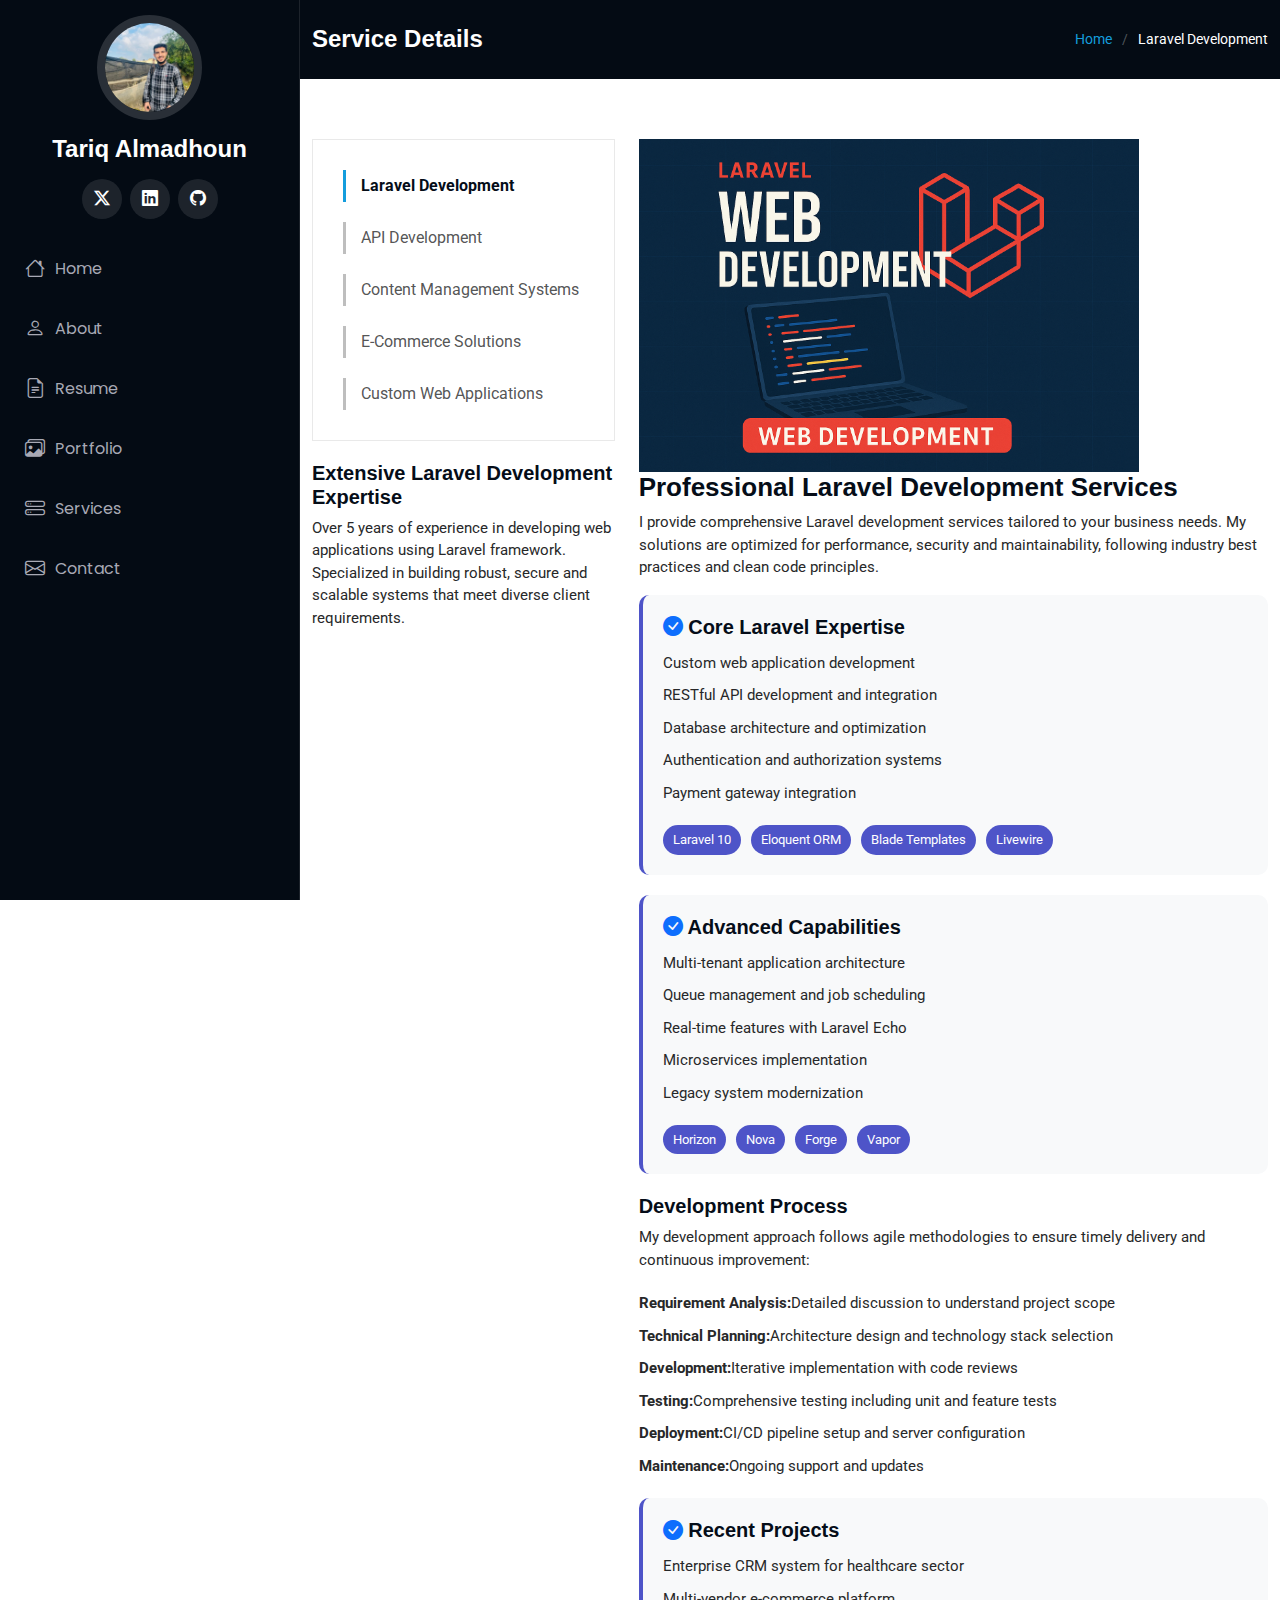
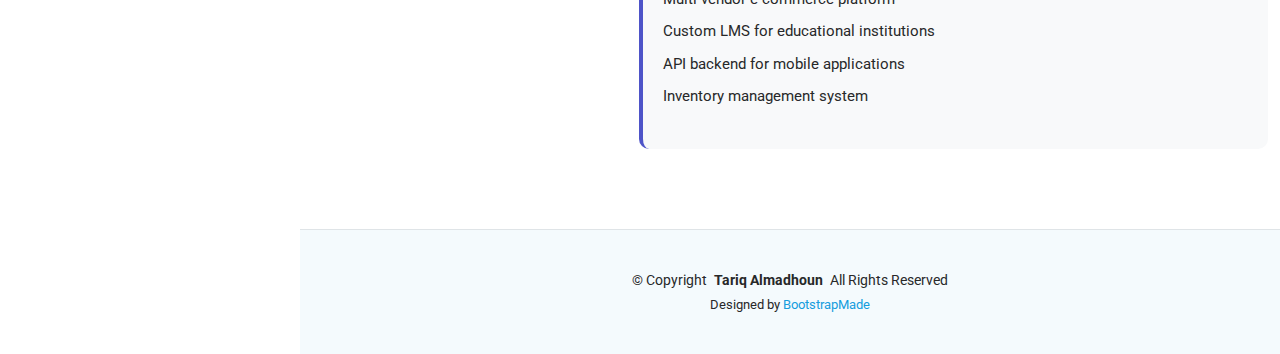
<file: service-details.html>
<!DOCTYPE html>
<html lang="en">

<head>
  <meta charset="utf-8">
  <meta content="width=device-width, initial-scale=1.0" name="viewport">
  <title>Service Details - Laravel Development | Tariq Almadhoun</title>
  <meta content="Extensive experience in web application development using Laravel PHP framework" name="description">
  <meta content="Laravel, PHP, Web Development, Programming, Backend, API" name="keywords">

  <!-- Favicons -->
  <link href="assets/img/favicon.png" rel="icon">
  <link href="assets/img/apple-touch-icon.png" rel="apple-touch-icon">

  <!-- Fonts -->
  <link href="https://fonts.googleapis.com" rel="preconnect">
  <link href="https://fonts.gstatic.com" rel="preconnect" crossorigin>
  <link href="https://fonts.googleapis.com/css2?family=Poppins:wght@400;500;700&family=Roboto:ital,wght@0,100;0,300;0,400;0,500;0,700;0,900;1,100;1,300;1,400;1,500;1,700;1,900&display=swap" rel="stylesheet">

  <!-- Vendor CSS Files -->
  <link href="assets/vendor/bootstrap/css/bootstrap.min.css" rel="stylesheet">
  <link href="assets/vendor/bootstrap-icons/bootstrap-icons.css" rel="stylesheet">
  <link href="assets/vendor/aos/aos.css" rel="stylesheet">
  <link href="assets/vendor/glightbox/css/glightbox.min.css" rel="stylesheet">
  <link href="assets/vendor/swiper/swiper-bundle.min.css" rel="stylesheet">

  <!-- Main CSS File -->
  <link href="assets/css/main.css" rel="stylesheet">
  <style>
    .service-feature {
      background: #f8f9fa;
      border-radius: 10px;
      padding: 20px;
      margin-bottom: 20px;
      border-left: 4px solid #4e54c8;
    }
    .tech-stack {
      display: flex;
      flex-wrap: wrap;
      gap: 10px;
      margin-top: 15px;
    }
    .tech-badge {
      background: #4e54c8;
      color: white;
      padding: 5px 10px;
      border-radius: 20px;
      font-size: 0.8rem;
    }
  </style>
</head>

<body class="service-details-page">

  <header id="header" class="header dark-background d-flex flex-column">
    <i class="header-toggle d-xl-none bi bi-list"></i>

    <div class="profile-img">
      <img src="assets/img/tariq.jpg" alt="" class="img-fluid rounded-circle">
    </div>

    <a href="index.html" class="logo d-flex align-items-center justify-content-center">
      <h1 class="sitename">Tariq Almadhoun</h1>
    </a>

    <div class="social-links text-center">
      <a href="#" class="twitter"><i class="bi bi-twitter-x"></i></a>
      <a href="#" class="linkedin"><i class="bi bi-linkedin"></i></a>
      <a href="#" class="github"><i class="bi bi-github"></i></a>
    </div>

    <nav id="navmenu" class="navmenu">
      <ul>
        <li><a href="#hero"><i class="bi bi-house navicon"></i>Home</a></li>
        <li><a href="#about"><i class="bi bi-person navicon"></i> About</a></li>
        <li><a href="#resume"><i class="bi bi-file-earmark-text navicon"></i> Resume</a></li>
        <li><a href="#portfolio"><i class="bi bi-images navicon"></i> Portfolio</a></li>
        <li><a href="#services"><i class="bi bi-hdd-stack navicon"></i> Services</a></li>
        <li><a href="#contact"><i class="bi bi-envelope navicon"></i> Contact</a></li>
      </ul>
    </nav>

  </header>

  <main class="main">

    <!-- Page Title -->
    <div class="page-title dark-background">
      <div class="container d-lg-flex justify-content-between align-items-center">
        <h1 class="mb-2 mb-lg-0">Service Details</h1>
        <nav class="breadcrumbs">
          <ol>
            <li><a href="index.html">Home</a></li>
            <li class="current">Laravel Development</li>
          </ol>
        </nav>
      </div>
    </div><!-- End Page Title -->

    <!-- Service Details Section -->
    <section id="service-details" class="service-details section">

      <div class="container">

        <div class="row gy-4">

          <div class="col-lg-4" data-aos="fade-up" data-aos-delay="100">
            <div class="services-list">
              <a href="#" class="active">Laravel Development</a>
              <a href="#">API Development</a>
              <a href="#">Content Management Systems</a>
              <a href="#">E-Commerce Solutions</a>
              <a href="#">Custom Web Applications</a>
            </div>

            <h4>Extensive Laravel Development Expertise</h4>
            <p>Over 5 years of experience in developing web applications using Laravel framework. Specialized in building robust, secure and scalable systems that meet diverse client requirements.</p>
          </div>

          <div class="col-lg-8" data-aos="fade-up" data-aos-delay="200">
            <img width="500px" src="assets/img/portfolio/LaravelShow.png">
            <h3>Professional Laravel Development Services</h3>
            <p>
              I provide comprehensive Laravel development services tailored to your business needs. My solutions are optimized for performance, security and maintainability, following industry best practices and clean code principles.
            </p>
            
            <div class="service-feature">
              <h4><i class="bi bi-check-circle-fill text-primary"></i> Core Laravel Expertise</h4>
              <ul>
                <li>Custom web application development</li>
                <li>RESTful API development and integration</li>
                <li>Database architecture and optimization</li>
                <li>Authentication and authorization systems</li>
                <li>Payment gateway integration</li>
              </ul>
              <div class="tech-stack">
                <span class="tech-badge">Laravel 10</span>
                <span class="tech-badge">Eloquent ORM</span>
                <span class="tech-badge">Blade Templates</span>
                <span class="tech-badge">Livewire</span>
              </div>
            </div>

            <div class="service-feature">
              <h4><i class="bi bi-check-circle-fill text-primary"></i> Advanced Capabilities</h4>
              <ul>
                <li>Multi-tenant application architecture</li>
                <li>Queue management and job scheduling</li>
                <li>Real-time features with Laravel Echo</li>
                <li>Microservices implementation</li>
                <li>Legacy system modernization</li>
              </ul>
              <div class="tech-stack">
                <span class="tech-badge">Horizon</span>
                <span class="tech-badge">Nova</span>
                <span class="tech-badge">Forge</span>
                <span class="tech-badge">Vapor</span>
              </div>
            </div>

            <h4>Development Process</h4>
            <p>
              My development approach follows agile methodologies to ensure timely delivery and continuous improvement:
            </p>
            <ul>
              <li><strong>Requirement Analysis:</strong> Detailed discussion to understand project scope</li>
              <li><strong>Technical Planning:</strong> Architecture design and technology stack selection</li>
              <li><strong>Development:</strong> Iterative implementation with code reviews</li>
              <li><strong>Testing:</strong> Comprehensive testing including unit and feature tests</li>
              <li><strong>Deployment:</strong> CI/CD pipeline setup and server configuration</li>
              <li><strong>Maintenance:</strong> Ongoing support and updates</li>
            </ul>

            <div class="service-feature">
              <h4><i class="bi bi-check-circle-fill text-primary"></i> Recent Projects</h4>
              <ul>
                <li>Enterprise CRM system for healthcare sector</li>
                <li>Multi-vendor e-commerce platform</li>
                <li>Custom LMS for educational institutions</li>
                <li>API backend for mobile applications</li>
                <li>Inventory management system</li>
              </ul>
            </div>
          </div>

        </div>

      </div>

    </section><!-- /Service Details Section -->

  </main>

  <footer id="footer" class="footer position-relative light-background">

    <div class="container">
      <div class="copyright text-center ">
        <p>© <span>Copyright</span> <strong class="px-1 sitename">Tariq Almadhoun</strong> <span>All Rights Reserved</span></p>
      </div>
      <div class="credits">
        Designed by <a href="https://bootstrapmade.com/">BootstrapMade</a>
      </div>
    </div>

  </footer>

  <!-- Scroll Top -->
  <a href="#" id="scroll-top" class="scroll-top d-flex align-items-center justify-content-center"><i class="bi bi-arrow-up-short"></i></a>

  <!-- Preloader -->
  <div id="preloader"></div>

  <!-- Vendor JS Files -->
  <script src="assets/vendor/bootstrap/js/bootstrap.bundle.min.js"></script>
  <script src="assets/vendor/php-email-form/validate.js"></script>
  <script src="assets/vendor/aos/aos.js"></script>
  <script src="assets/vendor/purecounter/purecounter_vanilla.js"></script>
  <script src="assets/vendor/glightbox/js/glightbox.min.js"></script>
  <script src="assets/vendor/swiper/swiper-bundle.min.js"></script>

  <!-- Main JS File -->
  <script src="assets/js/main.js"></script>

</body>

</html>
</file>
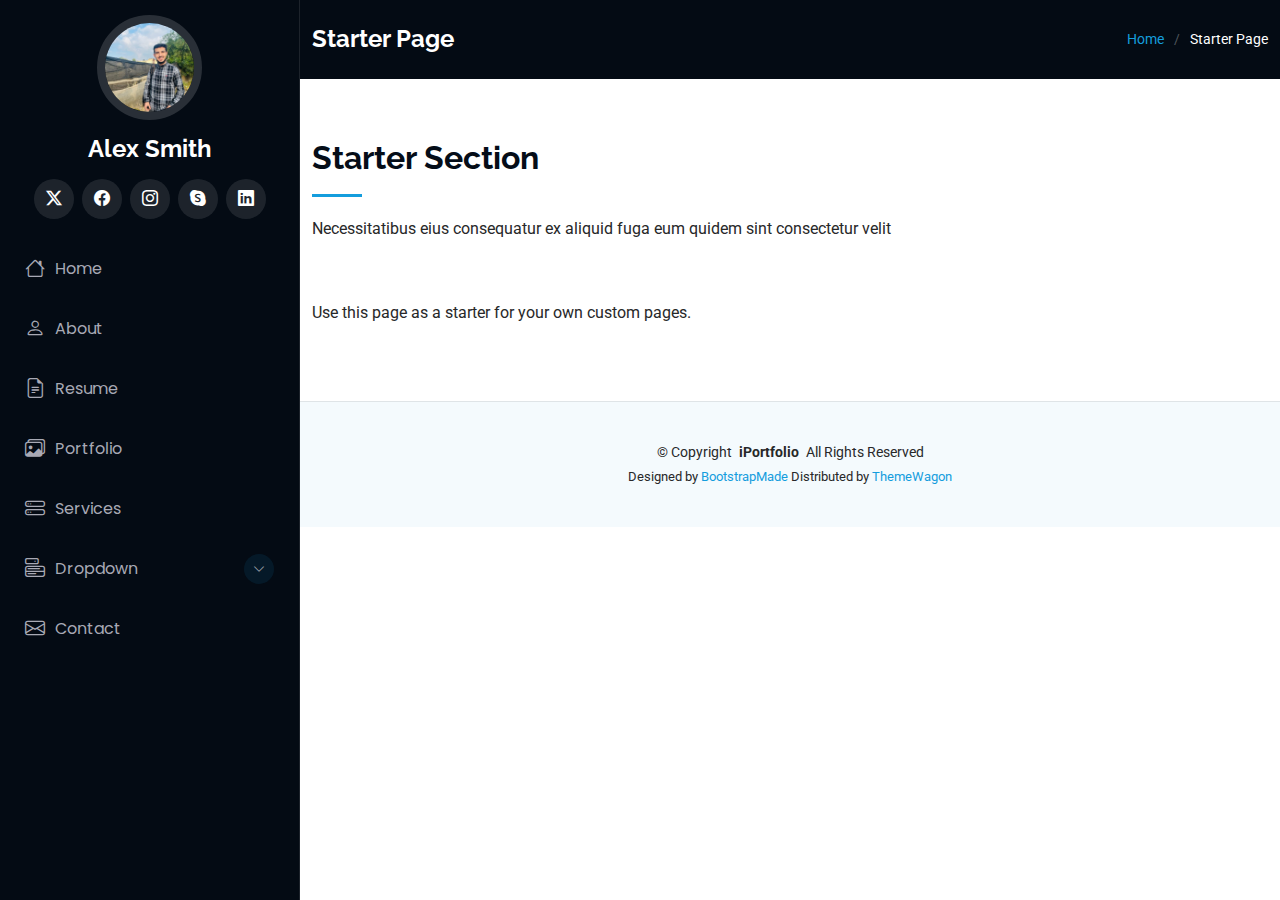
<file: starter-page.html>
<!DOCTYPE html>
<html lang="en">

<head>
  <meta charset="utf-8">
  <meta content="width=device-width, initial-scale=1.0" name="viewport">
  <title>Starter Page - iPortfolio Bootstrap Template</title>
  <meta content="" name="description">
  <meta content="" name="keywords">

  <!-- Favicons -->
  <link href="assets/img/favicon.png" rel="icon">
  <link href="assets/img/apple-touch-icon.png" rel="apple-touch-icon">

  <!-- Fonts -->
  <link href="https://fonts.googleapis.com" rel="preconnect">
  <link href="https://fonts.gstatic.com" rel="preconnect" crossorigin>
  <link href="https://fonts.googleapis.com/css2?family=Roboto:ital,wght@0,100;0,300;0,400;0,500;0,700;0,900;1,100;1,300;1,400;1,500;1,700;1,900&family=Poppins:ital,wght@0,100;0,200;0,300;0,400;0,500;0,600;0,700;0,800;0,900;1,100;1,200;1,300;1,400;1,500;1,600;1,700;1,800;1,900&family=Raleway:ital,wght@0,100;0,200;0,300;0,400;0,500;0,600;0,700;0,800;0,900;1,100;1,200;1,300;1,400;1,500;1,600;1,700;1,800;1,900&display=swap" rel="stylesheet">

  <!-- Vendor CSS Files -->
  <link href="assets/vendor/bootstrap/css/bootstrap.min.css" rel="stylesheet">
  <link href="assets/vendor/bootstrap-icons/bootstrap-icons.css" rel="stylesheet">
  <link href="assets/vendor/aos/aos.css" rel="stylesheet">
  <link href="assets/vendor/glightbox/css/glightbox.min.css" rel="stylesheet">
  <link href="assets/vendor/swiper/swiper-bundle.min.css" rel="stylesheet">

  <!-- Main CSS File -->
  <link href="assets/css/main.css" rel="stylesheet">

  <!-- =======================================================
  * Template Name: iPortfolio
  * Template URL: https://bootstrapmade.com/iportfolio-bootstrap-portfolio-websites-template/
  * Updated: Jun 29 2024 with Bootstrap v5.3.3
  * Author: BootstrapMade.com
  * License: https://bootstrapmade.com/license/
  ======================================================== -->
</head>

<body class="starter-page-page">

  <header id="header" class="header dark-background d-flex flex-column">
    <i class="header-toggle d-xl-none bi bi-list"></i>

    <div class="profile-img">
      <img src="assets/img/tariq.jpg" alt="Profile Picture" class="img-fluid rounded-circle" style="cursor: pointer;" onclick="openModal();">
    </div>

    <a href="index.html" class="logo d-flex align-items-center justify-content-center">
      <!-- Uncomment the line below if you also wish to use an image logo -->
      <!-- <img src="assets/img/logo.png" alt=""> -->
      <h1 class="sitename">Alex Smith</h1>
    </a>

    <div class="social-links text-center">
      <a href="#" class="twitter"><i class="bi bi-twitter-x"></i></a>
      <a href="#" class="facebook"><i class="bi bi-facebook"></i></a>
      <a href="#" class="instagram"><i class="bi bi-instagram"></i></a>
      <a href="#" class="google-plus"><i class="bi bi-skype"></i></a>
      <a href="#" class="linkedin"><i class="bi bi-linkedin"></i></a>
    </div>

    <nav id="navmenu" class="navmenu">
      <ul>
        <li><a href="#hero"><i class="bi bi-house navicon"></i>Home</a></li>
        <li><a href="#about"><i class="bi bi-person navicon"></i> About</a></li>
        <li><a href="#resume"><i class="bi bi-file-earmark-text navicon"></i> Resume</a></li>
        <li><a href="#portfolio"><i class="bi bi-images navicon"></i> Portfolio</a></li>
        <li><a href="#services"><i class="bi bi-hdd-stack navicon"></i> Services</a></li>
        <li class="dropdown"><a href="#"><i class="bi bi-menu-button navicon"></i> <span>Dropdown</span> <i class="bi bi-chevron-down toggle-dropdown"></i></a>
          <ul>
            <li><a href="#">Dropdown 1</a></li>
            <li class="dropdown"><a href="#"><span>Deep Dropdown</span> <i class="bi bi-chevron-down toggle-dropdown"></i></a>
              <ul>
                <li><a href="#">Deep Dropdown 1</a></li>
                <li><a href="#">Deep Dropdown 2</a></li>
                <li><a href="#">Deep Dropdown 3</a></li>
                <li><a href="#">Deep Dropdown 4</a></li>
                <li><a href="#">Deep Dropdown 5</a></li>
              </ul>
            </li>
            <li><a href="#">Dropdown 2</a></li>
            <li><a href="#">Dropdown 3</a></li>
            <li><a href="#">Dropdown 4</a></li>
          </ul>
        </li>
        <li><a href="#contact"><i class="bi bi-envelope navicon"></i> Contact</a></li>
      </ul>
    </nav>

  </header>

  <main class="main">

    <!-- Page Title -->
    <div class="page-title dark-background">
      <div class="container d-lg-flex justify-content-between align-items-center">
        <h1 class="mb-2 mb-lg-0">Starter Page</h1>
        <nav class="breadcrumbs">
          <ol>
            <li><a href="index.html">Home</a></li>
            <li class="current">Starter Page</li>
          </ol>
        </nav>
      </div>
    </div><!-- End Page Title -->

    <!-- Starter Section Section -->
    <section id="starter-section" class="starter-section section">

      <!-- Section Title -->
      <div class="container section-title" data-aos="fade-up">
        <h2>Starter Section</h2>
        <p>Necessitatibus eius consequatur ex aliquid fuga eum quidem sint consectetur velit</p>
      </div><!-- End Section Title -->

      <div class="container" data-aos="fade-up">
        <p>Use this page as a starter for your own custom pages.</p>
      </div>

    </section><!-- /Starter Section Section -->

  </main>

  <footer id="footer" class="footer position-relative light-background">

    <div class="container">
      <div class="copyright text-center ">
        <p>© <span>Copyright</span> <strong class="px-1 sitename">iPortfolio</strong> <span>All Rights Reserved</span></p>
      </div>
      <div class="credits">
        <!-- All the links in the footer should remain intact. -->
        <!-- You can delete the links only if you've purchased the pro version. -->
        <!-- Licensing information: https://bootstrapmade.com/license/ -->
        <!-- Purchase the pro version with working PHP/AJAX contact form: [buy-url] -->
        Designed by <a href="https://bootstrapmade.com/">BootstrapMade</a> Distributed by <a href="https://themewagon.com">ThemeWagon</a>
      </div>
    </div>

  </footer>

  <!-- Scroll Top -->
  <a href="#" id="scroll-top" class="scroll-top d-flex align-items-center justify-content-center"><i class="bi bi-arrow-up-short"></i></a>

  <!-- Preloader -->
  <div id="preloader"></div>

  <!-- Vendor JS Files -->
  <script src="assets/vendor/bootstrap/js/bootstrap.bundle.min.js"></script>
  <script src="assets/vendor/php-email-form/validate.js"></script>
  <script src="assets/vendor/aos/aos.js"></script>
  <script src="assets/vendor/typed.js/typed.umd.js"></script>
  <script src="assets/vendor/purecounter/purecounter_vanilla.js"></script>
  <script src="assets/vendor/waypoints/noframework.waypoints.js"></script>
  <script src="assets/vendor/glightbox/js/glightbox.min.js"></script>
  <script src="assets/vendor/imagesloaded/imagesloaded.pkgd.min.js"></script>
  <script src="assets/vendor/isotope-layout/isotope.pkgd.min.js"></script>
  <script src="assets/vendor/swiper/swiper-bundle.min.js"></script>

  <!-- Main JS File -->
  <script src="assets/js/main.js"></script>

</body>

</html>
</file>
<file: assets/css/main.css>
/**
* Template Name: iPortfolio
* Template URL: https://bootstrapmade.com/iportfolio-bootstrap-portfolio-websites-template/
* Updated: Jun 29 2024 with Bootstrap v5.3.3
* Author: BootstrapMade.com
* License: https://bootstrapmade.com/license/
*/

/*--------------------------------------------------------------
# Font & Color Variables
# Help: https://bootstrapmade.com/color-system/
--------------------------------------------------------------*/
/* Fonts */
:root {
  --default-font: "Roboto",  system-ui, -apple-system, "Segoe UI", Roboto, "Helvetica Neue", Arial, "Noto Sans", "Liberation Sans", sans-serif, "Apple Color Emoji", "Segoe UI Emoji", "Segoe UI Symbol", "Noto Color Emoji";
  --heading-font: "Raleway",  sans-serif;
  --nav-font: "Poppins",  sans-serif;
}

/* Global Colors - The following color variables are used throughout the website. Updating them here will change the color scheme of the entire website */
:root { 
  --background-color: #ffffff; /* Background color for the entire website, including individual sections */
  --default-color: #272829; /* Default color used for the majority of the text content across the entire website */
  --heading-color: #050d18; /* Color for headings, subheadings and title throughout the website */
  --accent-color: #149ddd; /* Accent color that represents your brand on the website. It's used for buttons, links, and other elements that need to stand out */
  --surface-color: #ffffff; /* The surface color is used as a background of boxed elements within sections, such as cards, icon boxes, or other elements that require a visual separation from the global background. */
  --contrast-color: #ffffff; /* Contrast color for text, ensuring readability against backgrounds of accent, heading, or default colors. */
}

/* Nav Menu Colors - The following color variables are used specifically for the navigation menu. They are separate from the global colors to allow for more customization options */
:root {
  --nav-color: #a8a9b4;  /* The default color of the main navmenu links */
  --nav-hover-color: #ffffff; /* Applied to main navmenu links when they are hovered over or active */
  --nav-mobile-background-color: #040b14; /* Used as the background color for mobile navigation menu */
  --nav-dropdown-background-color: #040b14; /* Used as the background color for dropdown items that appear when hovering over primary navigation items */
  --nav-dropdown-color: #a8a9b4; /* Used for navigation links of the dropdown items in the navigation menu. */
  --nav-dropdown-hover-color: #ffffff; /* Similar to --nav-hover-color, this color is applied to dropdown navigation links when they are hovered over. */
}

/* Color Presets - These classes override global colors when applied to any section or element, providing reuse of the sam color scheme. */

.light-background {
  --background-color: #f4fafd;
  --surface-color: #ffffff;
}

.dark-background {
  --background-color: #040b14;
  --default-color: #ffffff;
  --heading-color: #ffffff;
  --surface-color: #151f2b;
  --contrast-color: #ffffff;
}

/* Smooth scroll */
:root {
  scroll-behavior: smooth;
}

/*--------------------------------------------------------------
# General Styling & Shared Classes
--------------------------------------------------------------*/
body {
  color: var(--default-color);
  background-color: var(--background-color);
  font-family: var(--default-font);
}

a {
  color: var(--accent-color);
  text-decoration: none;
  transition: 0.3s;
}

a:hover {
  color: color-mix(in srgb, var(--accent-color), transparent 25%);
  text-decoration: none;
}

h1,
h2,
h3,
h4,
h5,
h6 {
  color: var(--heading-color);
  font-family: var(--heading-font);
}

/* PHP Email Form Messages
------------------------------*/
.php-email-form .error-message {
  display: none;
  background: #df1529;
  color: #ffffff;
  text-align: left;
  padding: 15px;
  margin-bottom: 24px;
  font-weight: 600;
}

.php-email-form .sent-message {
  display: none;
  color: #ffffff;
  background: #059652;
  text-align: center;
  padding: 15px;
  margin-bottom: 24px;
  font-weight: 600;
}

.php-email-form .loading {
  display: none;
  background: var(--surface-color);
  text-align: center;
  padding: 15px;
  margin-bottom: 24px;
}

.php-email-form .loading:before {
  content: "";
  display: inline-block;
  border-radius: 50%;
  width: 24px;
  height: 24px;
  margin: 0 10px -6px 0;
  border: 3px solid var(--accent-color);
  border-top-color: var(--surface-color);
  animation: php-email-form-loading 1s linear infinite;
}

@keyframes php-email-form-loading {
  0% {
    transform: rotate(0deg);
  }

  100% {
    transform: rotate(360deg);
  }
}

/*--------------------------------------------------------------
# Global Header
--------------------------------------------------------------*/
.header {
  color: var(--default-color);
  background-color: var(--background-color);
  position: fixed;
  top: 0;
  left: 0;
  bottom: 0;
  padding: 0 15px;
  width: 300px;
  transition: all ease-in-out 0.3s;
  overflow-y: auto;
  z-index: 997;
  border-right: 1px solid color-mix(in srgb, var(--default-color), transparent 90%);
}

.header .profile-img img {
  margin: 15px auto;
  display: block;
  width: 105px;
  height: 105px;
  border: 8px solid color-mix(in srgb, var(--default-color), transparent 85%);
  object-fit: cover;
}

.header .logo {
  line-height: 1;
  margin-bottom: 15px;
}

.header .logo img {
  max-height: 32px;
  margin-right: 8px;
}

.header .logo h1 {
  font-size: 24px;
  margin: 0;
  font-weight: 700;
  color: var(--heading-color);
}

.header .social-links {
  margin: 0 0 20px 0;
}

.header .social-links a {
  font-size: 16px;
  display: inline-flex;
  align-items: center;
  justify-content: center;
  background: color-mix(in srgb, var(--default-color), transparent 90%);
  color: var(--default-color);
  margin: 0 2px;
  border-radius: 50%;
  text-align: center;
  width: 40px;
  height: 40px;
  transition: 0.3s;
}

.header .social-links a:hover {
  color: var(--contrast-color);
  background: var(--accent-color);
}

@media (min-width: 1200px) {

  .header~main,
  .header~#footer {
    margin-left: 300px;
  }
}

@media (max-width: 1199px) {
  .header {
    left: -100%;
  }
}

.header.header-show {
  left: 0;
}

.header .header-toggle {
  color: var(--contrast-color);
  background-color: var(--accent-color);
  font-size: 22px;
  display: flex;
  align-items: center;
  justify-content: center;
  width: 40px;
  height: 40px;
  border-radius: 50%;
  cursor: pointer;
  position: fixed;
  top: 15px;
  right: 15px;
  z-index: 9999;
  transition: background-color 0.3s;
}

.header .header-toggle:hover {
  color: var(--contrast-color);
  background-color: color-mix(in srgb, var(--accent-color) 90%, white 15%);
}

/*--------------------------------------------------------------
# Navigation Menu
--------------------------------------------------------------*/
.mobile-nav-toggle {
  display: none;
}

.navmenu {
  padding: 0;
  z-index: 9997;
}

.navmenu ul {
  list-style: none;
  padding: 0 0 20px 0;
  margin: 0;
}

.navmenu a,
.navmenu a:focus {
  color: var(--nav-color);
  padding: 15px 10px;
  font-family: var(--nav-font);
  font-size: 16px;
  font-weight: 400;
  display: flex;
  align-items: center;
  white-space: nowrap;
  transition: 0.3s;
  width: 100%;
}

.navmenu a .navicon,
.navmenu a:focus .navicon {
  font-size: 20px;
  margin-right: 10px;
}

.navmenu a .toggle-dropdown,
.navmenu a:focus .toggle-dropdown {
  font-size: 12px;
  line-height: 0;
  margin-left: auto;
  width: 30px;
  height: 30px;
  display: flex;
  align-items: center;
  justify-content: center;
  border-radius: 50%;
  transition: 0.3s;
  flex-shrink: 0;
  background-color: color-mix(in srgb, var(--accent-color), transparent 90%);
}

.navmenu a .toggle-dropdown:hover,
.navmenu a:focus .toggle-dropdown:hover {
  background-color: var(--accent-color);
  color: var(--contrast-color);
}

.navmenu a:hover,
.navmenu .active,
.navmenu .active:focus {
  color: var(--nav-hover-color);
}

.navmenu a:hover .navicon,
.navmenu .active .navicon,
.navmenu .active:focus .navicon {
  color: var(--accent-color);
}

.navmenu .active .toggle-dropdown,
.navmenu .active:focus .toggle-dropdown {
  background-color: var(--accent-color);
  color: var(--contrast-color);
  transform: rotate(180deg);
}

.navmenu .dropdown {
  display: block;
}

.navmenu .dropdown a,
.navmenu .dropdown a:focus {
  color: --nav-dropdown-color;
}

.navmenu .dropdown a:hover,
.navmenu .dropdown .active,
.navmenu .dropdown .active:focus {
  color: var(--nav-dropdown-hover-color);
}

.navmenu .dropdown ul {
  position: static;
  display: none;
  z-index: 99;
  padding: 5px 10px;
  margin: 5px 10px;
  background-color: var(--nav-dropdown-background-color);
  border: 1px solid color-mix(in srgb, var(--default-color), transparent 90%);
  box-shadow: none;
  transition: all 0.5s ease-in-out;
}

.navmenu .dropdown ul ul {
  background-color: rgba(33, 37, 41, 0.1);
}

.navmenu .dropdown>.dropdown-active {
  display: block;
  background-color: rgba(33, 37, 41, 0.03);
}

/*--------------------------------------------------------------
# Global Footer
--------------------------------------------------------------*/
.footer {
  color: var(--default-color);
  background-color: var(--background-color);
  font-size: 14px;
  padding: 40px 0;
  position: relative;
  border-top: 1px solid color-mix(in srgb, var(--default-color), transparent 90%);
}

.footer .copyright p {
  margin-bottom: 0;
}

.footer .credits {
  margin-top: 4px;
  font-size: 13px;
  text-align: center;
}

/*--------------------------------------------------------------
# Preloader
--------------------------------------------------------------*/
#preloader {
  position: fixed;
  inset: 0;
  z-index: 999999;
  overflow: hidden;
  background: var(--background-color);
  transition: all 0.6s ease-out;
}

#preloader:before {
  content: "";
  position: fixed;
  top: calc(50% - 30px);
  left: calc(50% - 30px);
  border: 6px solid #ffffff;
  border-color: var(--accent-color) transparent var(--accent-color) transparent;
  border-radius: 50%;
  width: 60px;
  height: 60px;
  animation: animate-preloader 1.5s linear infinite;
}

@keyframes animate-preloader {
  0% {
    transform: rotate(0deg);
  }

  100% {
    transform: rotate(360deg);
  }
}

/*--------------------------------------------------------------
# Scroll Top Button
--------------------------------------------------------------*/
.scroll-top {
  position: fixed;
  visibility: hidden;
  opacity: 0;
  right: 15px;
  bottom: -15px;
  z-index: 99999;
  background-color: var(--accent-color);
  width: 44px;
  height: 44px;
  border-radius: 50px;
  transition: all 0.4s;
}

.scroll-top i {
  font-size: 24px;
  color: var(--contrast-color);
  line-height: 0;
}

.scroll-top:hover {
  background-color: color-mix(in srgb, var(--accent-color), transparent 20%);
  color: var(--contrast-color);
}

.scroll-top.active {
  visibility: visible;
  opacity: 1;
  bottom: 15px;
}

/*--------------------------------------------------------------
# Disable aos animation delay on mobile devices
--------------------------------------------------------------*/
@media screen and (max-width: 768px) {
  [data-aos-delay] {
    transition-delay: 0 !important;
  }
}

/*--------------------------------------------------------------
# Global Page Titles & Breadcrumbs
--------------------------------------------------------------*/
.page-title {
  color: var(--default-color);
  background-color: var(--background-color);
  padding: 25px 0;
  position: relative;
}

.page-title h1 {
  font-size: 24px;
  font-weight: 700;
}

.page-title .breadcrumbs ol {
  display: flex;
  flex-wrap: wrap;
  list-style: none;
  padding: 0;
  margin: 0;
  font-size: 14px;
  font-weight: 400;
}

.page-title .breadcrumbs ol li+li {
  padding-left: 10px;
}

.page-title .breadcrumbs ol li+li::before {
  content: "/";
  display: inline-block;
  padding-right: 10px;
  color: color-mix(in srgb, var(--default-color), transparent 70%);
}

/*--------------------------------------------------------------
# Global Sections
--------------------------------------------------------------*/
section,
.section {
  color: var(--default-color);
  background-color: var(--background-color);
  padding: 60px 0;
  overflow: clip;
}

/*--------------------------------------------------------------
# Global Section Titles
--------------------------------------------------------------*/
.section-title {
  padding-bottom: 60px;
  position: relative;
}

.section-title h2 {
  font-size: 32px;
  font-weight: 700;
  margin-bottom: 20px;
  padding-bottom: 20px;
  position: relative;
}

.section-title h2:after {
  content: "";
  position: absolute;
  display: block;
  width: 50px;
  height: 3px;
  background: var(--accent-color);
  left: 0;
  bottom: 0;
}

.section-title p {
  margin-bottom: 0;
}

/*--------------------------------------------------------------
# Hero Section
--------------------------------------------------------------*/
.hero {
  width: 100%;
  min-height: 100vh;
  position: relative;
  padding: 80px 0;
  display: flex;
  align-items: center;
  justify-content: center;
}

.hero img {
  position: absolute;
  inset: 0;
  display: block;
  width: 100%;
  height: 100%;
  object-fit: cover;
  z-index: 1;
}

.hero:before {
  content: "";
  background: color-mix(in srgb, var(--background-color), transparent 70%);
  position: absolute;
  inset: 0;
  z-index: 2;
}

.hero .container {
  position: relative;
  z-index: 3;
}

.hero h2 {
  margin: 0;
  font-size: 64px;
  font-weight: 700;
}

.hero p {
  margin: 5px 0 0 0;
  font-size: 26px;
}

.hero p span {
  letter-spacing: 1px;
  border-bottom: 2px solid var(--accent-color);
}

.hero .social-links {
  margin-top: 25px;
}

.hero .social-links a {
  font-size: 24px;
  display: inline-block;
  color: color-mix(in srgb, var(--default-color), transparent 50%);
  line-height: 1;
  margin-right: 20px;
  transition: 0.3s;
}

.hero .social-links a:hover {
  color: var(--accent-color);
}

@media (max-width: 768px) {
  .hero h2 {
    font-size: 32px;
  }

  .hero p {
    font-size: 20px;
  }
}

/*--------------------------------------------------------------
# About Section
--------------------------------------------------------------*/
.about .content h2 {
  font-weight: 700;
  font-size: 24px;
}

.about .content ul {
  list-style: none;
  padding: 0;
}

.about .content ul li {
  margin-bottom: 20px;
  display: flex;
  align-items: center;
}

.about .content ul strong {
  margin-right: 10px;
}

.about .content ul i {
  font-size: 16px;
  margin-right: 5px;
  color: var(--accent-color);
  line-height: 0;
}

/*--------------------------------------------------------------
# Stats Section
--------------------------------------------------------------*/
.stats .stats-item {
  padding: 30px;
  width: 100%;
}

.stats .stats-item i {
  color: var(--accent-color);
  display: block;
  font-size: 44px;
  float: left;
  line-height: 0;
}

.stats .stats-item .purecounter {
  color: var(--heading-color);
  font-size: 48px;
  line-height: 40px;
  display: block;
  font-weight: 700;
  margin-left: 60px;
}

.stats .stats-item p {
  color: color-mix(in srgb, var(--default-color), transparent 40%);
  padding: 15px 0 0 0;
  margin: 0 0 0 60px;
  font-family: var(--heading-font);
  font-size: 14px;
}

/*--------------------------------------------------------------
# Skills Section
--------------------------------------------------------------*/
.skills .progress {
  height: 60px;
  display: block;
  background: none;
  border-radius: 0;
}

.skills .progress .skill {
  color: var(--heading-color);
  padding: 0;
  margin: 0 0 6px 0;
  text-transform: uppercase;
  display: block;
  font-weight: 600;
  font-family: var(--heading-font);
}

.skills .progress .skill .val {
  float: right;
  font-style: normal;
}

.skills .progress-bar-wrap {
  background: color-mix(in srgb, var(--default-color), transparent 90%);
  height: 10px;
}

.skills .progress-bar {
  width: 1px;
  height: 10px;
  transition: 0.9s;
  background-color: var(--accent-color);
}

/*--------------------------------------------------------------
# Resume Section
--------------------------------------------------------------*/
.resume .resume-title {
  color: var(--heading-color);
  font-size: 26px;
  font-weight: 700;
  margin-top: 20px;
  margin-bottom: 20px;
}

.resume .resume-item {
  padding: 0 0 20px 20px;
  margin-top: -2px;
  border-left: 2px solid var(--accent-color);
  position: relative;
}

.resume .resume-item h4 {
  line-height: 18px;
  font-size: 18px;
  font-weight: 600;
  text-transform: uppercase;
  color: color-mix(in srgb, var(--default-color), transparent 20%);
  margin-bottom: 10px;
}

.resume .resume-item h5 {
  font-size: 16px;
  padding: 5px 15px;
  display: inline-block;
  font-weight: 600;
  margin-bottom: 10px;
}

.resume .resume-item ul {
  padding-left: 20px;
}

.resume .resume-item ul li {
  padding-bottom: 10px;
}

.resume .resume-item:last-child {
  padding-bottom: 0;
}

.resume .resume-item::before {
  content: "";
  position: absolute;
  width: 16px;
  height: 16px;
  border-radius: 50px;
  left: -9px;
  top: 0;
  background: var(--background-color);
  border: 2px solid var(--accent-color);
}

/*--------------------------------------------------------------
# Portfolio Section
--------------------------------------------------------------*/
.portfolio .portfolio-filters {
  padding: 0;
  margin: 0 auto 20px auto;
  list-style: none;
  text-align: center;
}

.portfolio .portfolio-filters li {
  cursor: pointer;
  display: inline-block;
  padding: 0;
  font-size: 14px;
  font-weight: 400;
  margin: 0 10px;
  line-height: 1;
  text-transform: uppercase;
  margin-bottom: 10px;
  transition: all 0.3s ease-in-out;
}

.portfolio .portfolio-filters li:hover,
.portfolio .portfolio-filters li.filter-active {
  color: var(--accent-color);
}

.portfolio .portfolio-filters li:first-child {
  margin-left: 0;
}

.portfolio .portfolio-filters li:last-child {
  margin-right: 0;
}

@media (max-width: 575px) {
  .portfolio .portfolio-filters li {
    font-size: 14px;
    margin: 0 5px;
  }
}

.portfolio .portfolio-content {
  position: relative;
  overflow: hidden;
}

.portfolio .portfolio-content img {
  transition: 0.3s;
}

.portfolio .portfolio-content .portfolio-info {
  opacity: 0;
  position: absolute;
  inset: 0;
  z-index: 3;
  transition: all ease-in-out 0.3s;
  background: rgba(0, 0, 0, 0.6);
  padding: 15px;
}

.portfolio .portfolio-content .portfolio-info h4 {
  font-size: 14px;
  padding: 5px 10px;
  font-weight: 400;
  color: #ffffff;
  display: inline-block;
  background-color: var(--accent-color);
}

.portfolio .portfolio-content .portfolio-info p {
  position: absolute;
  bottom: 10px;
  text-align: center;
  display: inline-block;
  left: 0;
  right: 0;
  font-size: 16px;
  font-weight: 600;
  color: rgba(255, 255, 255, 0.8);
}

.portfolio .portfolio-content .portfolio-info .preview-link,
.portfolio .portfolio-content .portfolio-info .details-link {
  position: absolute;
  left: calc(50% - 40px);
  font-size: 26px;
  top: calc(50% - 14px);
  color: #fff;
  transition: 0.3s;
  line-height: 1.2;
}

.portfolio .portfolio-content .portfolio-info .preview-link:hover,
.portfolio .portfolio-content .portfolio-info .details-link:hover {
  color: var(--accent-color);
}

.portfolio .portfolio-content .portfolio-info .details-link {
  left: 50%;
  font-size: 34px;
  line-height: 0;
}

.portfolio .portfolio-content:hover .portfolio-info {
  opacity: 1;
}

.portfolio .portfolio-content:hover img {
  transform: scale(1.1);
}

/*--------------------------------------------------------------
# Services Section
--------------------------------------------------------------*/
.services .service-item {
  position: relative;
}

.services .service-item .icon {
  background: var(--accent-color);
  display: flex;
  align-items: center;
  justify-content: center;
  width: 54px;
  height: 54px;
  border-radius: 50%;
  transition: 0.5s;
  border: 1px solid var(--accent-color);
  margin-right: 20px;
}

.services .service-item .icon i {
  color: var(--contrast-color);
  font-size: 24px;
  line-height: 0;
}

.services .service-item:hover .icon {
  background: var(--surface-color);
}

.services .service-item:hover .icon i {
  color: var(--accent-color);
}

.services .service-item .title {
  font-weight: 700;
  margin-bottom: 15px;
  font-size: 18px;
}

.services .service-item .title a {
  color: var(--heading-color);
}

.services .service-item .title a:hover {
  color: var(--accent-color);
}

.services .service-item .description {
  line-height: 24px;
  font-size: 14px;
}

/*--------------------------------------------------------------
# Testimonials Section
--------------------------------------------------------------*/
.testimonials .testimonials-carousel,
.testimonials .testimonials-slider {
  overflow: hidden;
}

.testimonials .testimonial-item {
  box-sizing: content-box;
  text-align: center;
  min-height: 320px;
}

.testimonials .testimonial-item .testimonial-img {
  width: 90px;
  border-radius: 50%;
  margin: 0 auto;
}

.testimonials .testimonial-item h3 {
  font-size: 18px;
  font-weight: bold;
  margin: 10px 0 5px 0;
}

.testimonials .testimonial-item h4 {
  font-size: 14px;
  color: color-mix(in srgb, var(--default-color), transparent 20%);
  margin: 0;
}

.testimonials .testimonial-item .quote-icon-left,
.testimonials .testimonial-item .quote-icon-right {
  color: color-mix(in srgb, var(--accent-color), transparent 40%);
  font-size: 26px;
  line-height: 0;
}

.testimonials .testimonial-item .quote-icon-left {
  display: inline-block;
  left: -5px;
  position: relative;
}

.testimonials .testimonial-item .quote-icon-right {
  display: inline-block;
  right: -5px;
  position: relative;
  top: 10px;
  transform: scale(-1, -1);
}

.testimonials .testimonial-item p {
  font-style: italic;
  margin: 0 15px 15px 15px;
  padding: 20px;
  background-color: var(--surface-color);
  position: relative;
  margin-bottom: 35px;
  border-radius: 6px;
  box-shadow: 0px 2px 15px rgba(0, 0, 0, 0.1);
}

.testimonials .testimonial-item p::after {
  content: "";
  width: 0;
  height: 0;
  border-top: 20px solid var(--surface-color);
  border-right: 20px solid transparent;
  border-left: 20px solid transparent;
  position: absolute;
  bottom: -20px;
  left: calc(50% - 20px);
}

.testimonials .swiper-wrapper {
  height: auto;
}

.testimonials .swiper-pagination {
  margin-top: 40px;
  position: relative;
}

.testimonials .swiper-pagination .swiper-pagination-bullet {
  width: 12px;
  height: 12px;
  background-color: var(--background-color);
  opacity: 1;
  border: 1px solid var(--accent-color);
}

.testimonials .swiper-pagination .swiper-pagination-bullet-active {
  background-color: var(--accent-color);
}

/*--------------------------------------------------------------
# Contact Section
--------------------------------------------------------------*/
.contact .info-wrap {
  background-color: var(--surface-color);
  box-shadow: 0px 0px 20px rgba(0, 0, 0, 0.1);
  padding: 30px;
}

@media (max-width: 575px) {
  .contact .info-wrap {
    padding: 20px;
  }
}

.contact .info-item {
  margin-bottom: 40px;
}

.contact .info-item i {
  font-size: 20px;
  color: var(--accent-color);
  background: color-mix(in srgb, var(--accent-color), transparent 92%);
  width: 44px;
  height: 44px;
  display: flex;
  justify-content: center;
  align-items: center;
  border-radius: 50px;
  transition: all 0.3s ease-in-out;
  margin-right: 15px;
}

.contact .info-item h3 {
  padding: 0;
  font-size: 18px;
  font-weight: 700;
  margin-bottom: 5px;
}

.contact .info-item p {
  padding: 0;
  margin-bottom: 0;
  font-size: 14px;
}

.contact .info-item:hover i {
  background: var(--accent-color);
  color: var(--contrast-color);
}

.contact .php-email-form {
  background-color: var(--surface-color);
  height: 100%;
  padding: 30px;
  box-shadow: 0px 0px 20px rgba(0, 0, 0, 0.1);
}

@media (max-width: 575px) {
  .contact .php-email-form {
    padding: 20px;
  }
}

.contact .php-email-form input[type=text],
.contact .php-email-form input[type=email],
.contact .php-email-form textarea {
  font-size: 14px;
  padding: 10px 15px;
  box-shadow: none;
  border-radius: 0;
  color: var(--default-color);
  background-color: var(--surface-color);
  border-color: color-mix(in srgb, var(--default-color), transparent 80%);
}

.contact .php-email-form input[type=text]:focus,
.contact .php-email-form input[type=email]:focus,
.contact .php-email-form textarea:focus {
  border-color: var(--accent-color);
}

.contact .php-email-form input[type=text]::placeholder,
.contact .php-email-form input[type=email]::placeholder,
.contact .php-email-form textarea::placeholder {
  color: color-mix(in srgb, var(--default-color), transparent 70%);
}

.contact .php-email-form button[type=submit] {
  color: var(--contrast-color);
  background: var(--accent-color);
  border: 0;
  padding: 10px 30px;
  transition: 0.4s;
  border-radius: 50px;
}

.contact .php-email-form button[type=submit]:hover {
  background: color-mix(in srgb, var(--accent-color), transparent 25%);
}

/*--------------------------------------------------------------
# Portfolio Details Section
--------------------------------------------------------------*/
.portfolio-details .portfolio-details-slider img {
  width: 100%;
}

.portfolio-details .portfolio-details-slider .swiper-pagination {
  margin-top: 20px;
  position: relative;
}

.portfolio-details .portfolio-details-slider .swiper-pagination .swiper-pagination-bullet {
  width: 12px;
  height: 12px;
  background-color: color-mix(in srgb, var(--default-color), transparent 85%);
  opacity: 1;
}

.portfolio-details .portfolio-details-slider .swiper-pagination .swiper-pagination-bullet-active {
  background-color: var(--accent-color);
}

.portfolio-details .portfolio-info {
  padding: 30px;
  box-shadow: 0px 0 30px rgba(0, 0, 0, 0.1);
}

.portfolio-details .portfolio-info h3 {
  font-size: 22px;
  font-weight: 700;
  margin-bottom: 20px;
  padding-bottom: 20px;
  border-bottom: 1px solid color-mix(in srgb, var(--default-color), transparent 85%);
}

.portfolio-details .portfolio-info ul {
  list-style: none;
  padding: 0;
  font-size: 15px;
}

.portfolio-details .portfolio-info ul li+li {
  margin-top: 10px;
}

.portfolio-details .portfolio-description {
  padding-top: 30px;
}

.portfolio-details .portfolio-description h2 {
  font-size: 26px;
  font-weight: 700;
  margin-bottom: 20px;
}

.portfolio-details .portfolio-description p {
  padding: 0;
  color: color-mix(in srgb, var(--default-color), transparent 30%);
}

/*--------------------------------------------------------------
# Service Details Section
--------------------------------------------------------------*/
.service-details .services-list {
  padding: 10px 30px;
  border: 1px solid color-mix(in srgb, var(--default-color), transparent 90%);
  margin-bottom: 20px;
}

.service-details .services-list a {
  display: block;
  line-height: 1;
  padding: 8px 0 8px 15px;
  border-left: 3px solid color-mix(in srgb, var(--default-color), transparent 70%);
  margin: 20px 0;
  color: color-mix(in srgb, var(--default-color), transparent 20%);
  transition: 0.3s;
}

.service-details .services-list a.active {
  color: var(--heading-color);
  font-weight: 700;
  border-color: var(--accent-color);
}

.service-details .services-list a:hover {
  border-color: var(--accent-color);
}

.service-details .services-img {
  margin-bottom: 20px;
}

.service-details h3 {
  font-size: 26px;
  font-weight: 700;
}

.service-details h4 {
  font-size: 20px;
  font-weight: 700;
}

.service-details p {
  font-size: 15px;
}

.service-details ul {
  list-style: none;
  padding: 0;
  font-size: 15px;
}

.service-details ul li {
  padding: 5px 0;
  display: flex;
  align-items: center;
}

.service-details ul i {
  font-size: 20px;
  margin-right: 8px;
  color: var(--accent-color);
}




.problem-solving {
  background: #f8f9fa;
}

.solution-card {
  background: white;
  border-radius: 10px;
  box-shadow: 0 5px 25px rgba(0,0,0,0.05);
  margin-bottom: 30px;
  overflow: hidden;
}

.solution-header {
  padding: 20px;
  background: #2c3e50;
  color: white;
  position: relative;
}

.solution-header h3 {
  margin: 0;
  color: white;
  font-size: 1.4rem;
}

.tech-tags {
  position: absolute;
  top: 15px;
  right: 15px;
}

.tech-tags span {
  padding: 3px 10px;
  border-radius: 20px;
  font-size: 0.7rem;
  font-weight: bold;
  margin-left: 5px;
}

.tag-laravel { background: #ff2d20; color: white; }
.tag-mysql { background: #00758f; color: white; }
.tag-node { background: #68a063; color: white; }
.tag-aws { background: #ff9900; color: black; }
.tag-js { background: #f7df1e; color: black; }
.tag-security { background: #d0021b; color: white; }

.solution-body {
  padding: 25px;
}

.solution-body > div {
  margin-bottom: 20px;
  display: flex;
  align-items: flex-start;
}

.solution-body .icon {
  font-size: 1.5rem;
  margin-right: 15px;
  color: #3498db;
  flex-shrink: 0;
}

.challenge .icon { color: #e74c3c; }
.approach .icon { color: #9b59b6; }
.outcome .icon { color: #2ecc71; }

.metrics {
  display: flex;
  gap: 20px;
}

.metric {
  text-align: center;
}

.metric .value {
  display: block;
  font-size: 1.8rem;
  font-weight: bold;
  line-height: 1;
  color: #2c3e50;
}

.metric .label {
  font-size: 0.8rem;
  color: #7f8c8d;
}




/*MY IMAGE*/
.modal {
  display: none; 
  position: fixed; 
  z-index: 9999; 
  padding-top: 100px; 
  left: 0;
  top: 0;
  width: 100%; 
  height: 100%; 
  overflow: auto;
  background-color: rgba(0,0,0,0.9); 
}

.modal-content {
  margin: auto;
  display: block;
  width: 80%;
  max-width: 600px;
  border-radius: 15px;
  animation: zoom 0.6s;
}

@keyframes zoom {
  from {transform: scale(0)} 
  to {transform: scale(1)}
}

.close {
  position: absolute;
  top: 30px;
  right: 35px;
  color: #fff;
  font-size: 40px;
  font-weight: bold;
  cursor: pointer;
}

.close:hover,
.close:focus {
  color: #bbb;
  text-decoration: none;
  cursor: pointer;
}
/*--------------------------------------------------------------
# Starter Section Section
--------------------------------------------------------------*/
.starter-section {
  /* Add your styles here */
}
</file>
